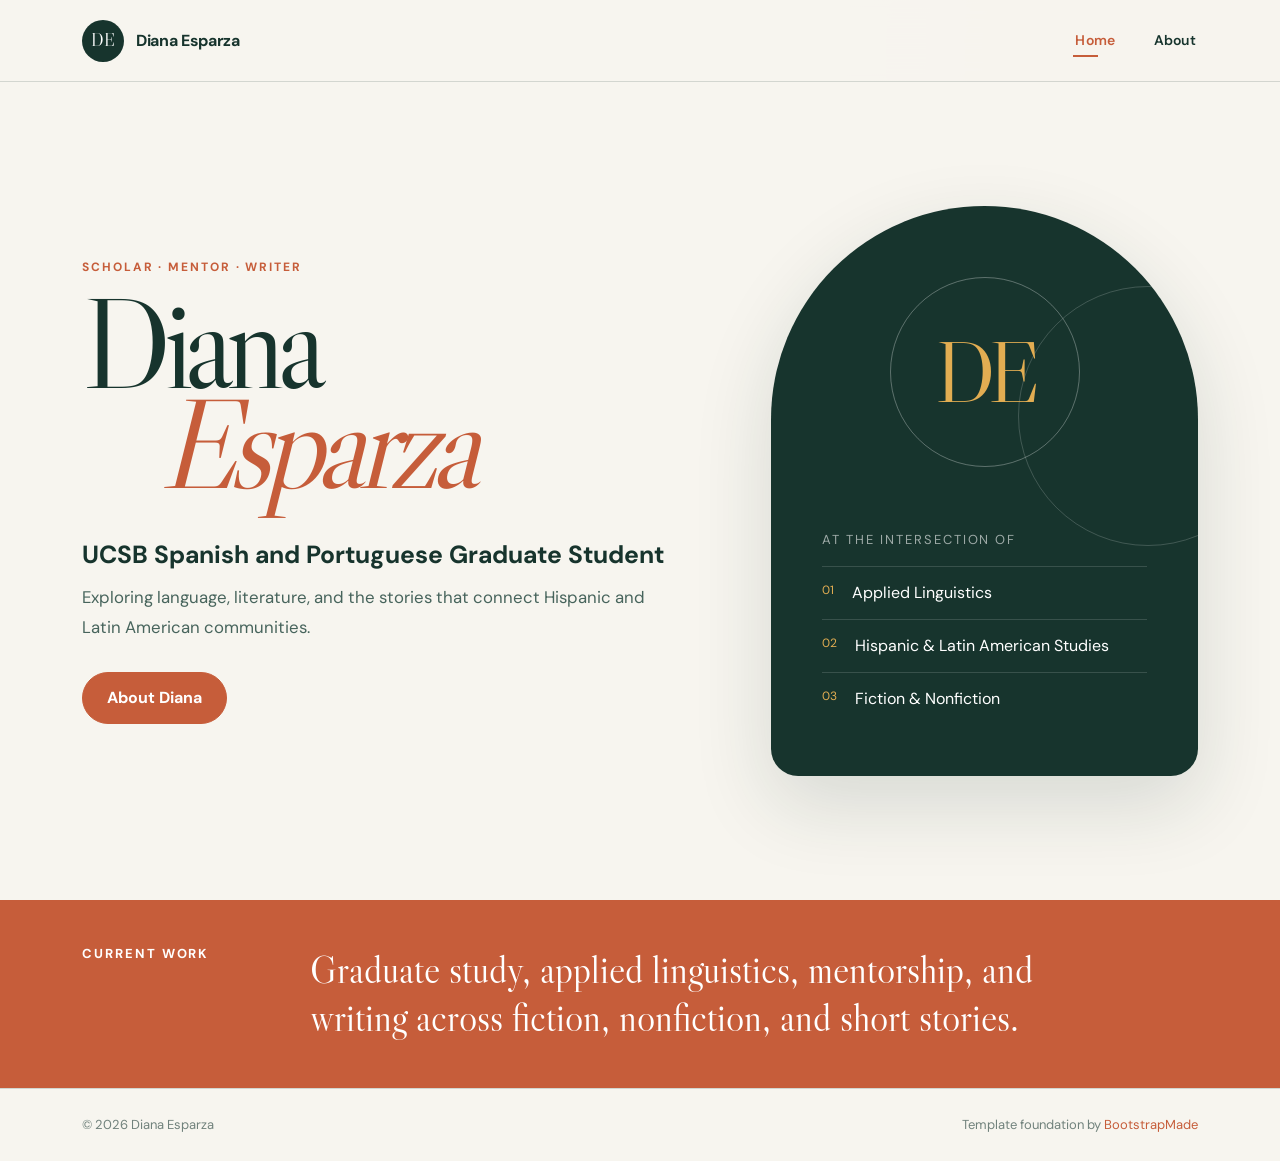
<file: index.html>
<!DOCTYPE html>
<html lang="en">
<head>
  <meta charset="utf-8">
  <meta name="viewport" content="width=device-width, initial-scale=1">
  <title>Diana Esparza | UCSB Graduate Student</title>
  <meta name="description" content="Diana Esparza is a UCSB Spanish and Portuguese graduate student interested in Hispanic and Latin American Studies, Applied Linguistics, and creative writing.">
  <link href="assets/img/favicon.svg" rel="icon" type="image/svg+xml">
  <link href="https://fonts.googleapis.com" rel="preconnect">
  <link href="https://fonts.gstatic.com" rel="preconnect" crossorigin>
  <link href="https://fonts.googleapis.com/css2?family=DM+Sans:wght@400;500;600;700&amp;family=Libre+Caslon+Display&amp;display=swap" rel="stylesheet">
  <link href="https://cdn.jsdelivr.net/npm/bootstrap@5.3.8/dist/css/bootstrap.min.css" rel="stylesheet">
  <link href="https://cdn.jsdelivr.net/npm/bootstrap-icons@1.13.1/font/bootstrap-icons.min.css" rel="stylesheet">
  <link href="https://cdn.jsdelivr.net/npm/aos@2.3.4/dist/aos.css" rel="stylesheet">
  <link href="assets/css/main.css" rel="stylesheet">
  <link href="assets/css/custom.css" rel="stylesheet">
</head>
<body class="index-page diana-site">
  <header id="header" class="header d-flex align-items-center sticky-top">
    <div class="container position-relative d-flex align-items-center justify-content-between">
      <a href="index.html" class="site-brand" aria-label="Diana Esparza home"><span class="brand-mark">DE</span><span>Diana Esparza</span></a>
      <nav id="navmenu" class="navmenu" aria-label="Main navigation">
        <ul>
          <li><a href="index.html" class="active">Home</a></li>
          <li><a href="about.html">About</a></li>
        </ul>
        <i class="mobile-nav-toggle d-xl-none bi bi-list" aria-label="Open navigation"></i>
      </nav>
    </div>
  </header>

  <main class="main">
    <section class="personal-hero">
      <div class="container">
        <div class="hero-grid">
          <div class="hero-copy" data-aos="fade-up">
            <p class="eyebrow">Scholar · Mentor · Writer</p>
            <h1>Diana<br><span>Esparza</span></h1>
            <p class="hero-title">UCSB Spanish and Portuguese Graduate Student</p>
            <p class="hero-intro">Exploring language, literature, and the stories that connect Hispanic and Latin American communities.</p>
            <div class="hero-actions">
              <a href="about.html" class="btn btn-primary">About Diana</a>
            </div>
          </div>

          <aside class="scholar-card" data-aos="fade-left" data-aos-delay="150" aria-label="Areas of focus">
            <div class="monogram" aria-hidden="true">DE</div>
            <div class="scholar-card-content">
              <p class="card-kicker">At the intersection of</p>
              <ul>
                <li><span>01</span> Applied Linguistics</li>
                <li><span>02</span> Hispanic &amp; Latin American Studies</li>
                <li><span>03</span> Fiction &amp; Nonfiction</li>
              </ul>
            </div>
          </aside>
        </div>
      </div>
    </section>

    <section class="home-note">
      <div class="container">
        <div class="note-grid">
          <p class="note-label">Current work</p>
          <p>Graduate study, applied linguistics, mentorship, and writing across fiction, nonfiction, and short stories.</p>
        </div>
      </div>
    </section>
  </main>

  <footer class="footer">
    <div class="container d-flex flex-column flex-md-row align-items-center justify-content-between gap-3">
      <p>© <span id="current-year"></span> Diana Esparza</p>
      <p class="credits">Template foundation by <a href="https://bootstrapmade.com/">BootstrapMade</a></p>
    </div>
  </footer>

  <a href="#" id="scroll-top" class="scroll-top d-flex align-items-center justify-content-center"><i class="bi bi-arrow-up-short"></i></a>
  <script src="https://cdn.jsdelivr.net/npm/bootstrap@5.3.8/dist/js/bootstrap.bundle.min.js"></script>
  <script src="https://cdn.jsdelivr.net/npm/aos@2.3.4/dist/aos.js"></script>
  <script src="assets/js/main.js"></script>
  <script>document.querySelector('#current-year').textContent = new Date().getFullYear();</script>
</body>
</html>
</file>
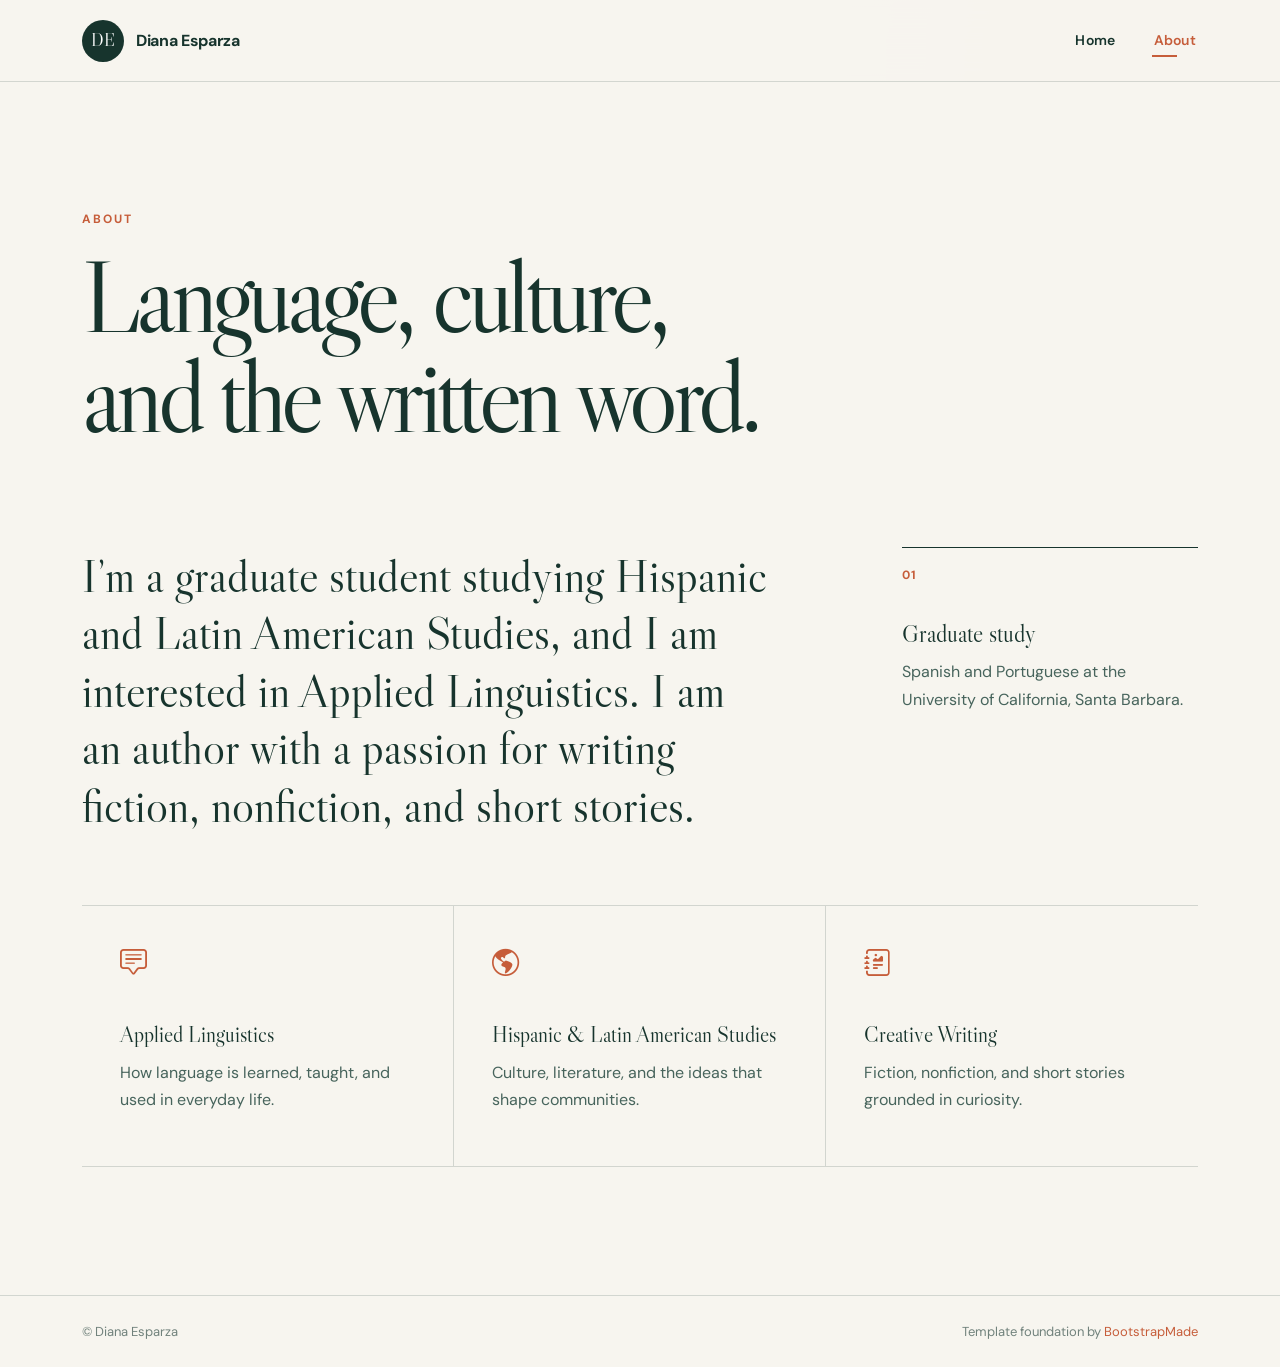
<file: about.html>
<!DOCTYPE html>
<html lang="en">
<head>
  <meta charset="utf-8">
  <meta name="viewport" content="width=device-width, initial-scale=1">
  <title>About | Diana Esparza</title>
  <meta name="description" content="About Diana Esparza, a UCSB graduate student, Applied Linguistics scholar, and author.">
  <link href="assets/img/favicon.svg" rel="icon" type="image/svg+xml">
  <link href="https://fonts.googleapis.com" rel="preconnect">
  <link href="https://fonts.gstatic.com" rel="preconnect" crossorigin>
  <link href="https://fonts.googleapis.com/css2?family=DM+Sans:wght@400;500;600;700&amp;family=Libre+Caslon+Display&amp;display=swap" rel="stylesheet">
  <link href="https://cdn.jsdelivr.net/npm/bootstrap@5.3.8/dist/css/bootstrap.min.css" rel="stylesheet">
  <link href="https://cdn.jsdelivr.net/npm/bootstrap-icons@1.13.1/font/bootstrap-icons.min.css" rel="stylesheet">
  <link href="https://cdn.jsdelivr.net/npm/aos@2.3.4/dist/aos.css" rel="stylesheet">
  <link href="assets/css/main.css" rel="stylesheet">
  <link href="assets/css/custom.css" rel="stylesheet">
</head>
<body class="diana-site inner-page">
  <header id="header" class="header d-flex align-items-center sticky-top">
    <div class="container position-relative d-flex align-items-center justify-content-between">
      <a href="index.html" class="site-brand"><span class="brand-mark">DE</span><span>Diana Esparza</span></a>
      <nav id="navmenu" class="navmenu" aria-label="Main navigation">
        <ul>
          <li><a href="index.html">Home</a></li>
          <li><a href="about.html" class="active">About</a></li>
        </ul>
        <i class="mobile-nav-toggle d-xl-none bi bi-list" aria-label="Open navigation"></i>
      </nav>
    </div>
  </header>

  <main class="main">
    <section class="editorial-page">
      <div class="container">
        <div class="page-heading" data-aos="fade-up">
          <p class="eyebrow">About</p>
          <h1>Language, culture,<br>and the written word.</h1>
        </div>

        <div class="about-layout">
          <div class="about-statement" data-aos="fade-up" data-aos-delay="100">
            <p>I’m a graduate student studying Hispanic and Latin American Studies, and I am interested in Applied Linguistics. I am an author with a passion for writing fiction, nonfiction, and short stories.</p>
          </div>
          <aside class="about-aside" data-aos="fade-up" data-aos-delay="180">
            <span class="aside-number">01</span>
            <h2>Graduate study</h2>
            <p>Spanish and Portuguese at the University of California, Santa Barbara.</p>
          </aside>
        </div>

        <div class="focus-grid" data-aos="fade-up" data-aos-delay="220">
          <article><i class="bi bi-chat-square-text"></i><h3>Applied Linguistics</h3><p>How language is learned, taught, and used in everyday life.</p></article>
          <article><i class="bi bi-globe-americas"></i><h3>Hispanic &amp; Latin American Studies</h3><p>Culture, literature, and the ideas that shape communities.</p></article>
          <article><i class="bi bi-journal-richtext"></i><h3>Creative Writing</h3><p>Fiction, nonfiction, and short stories grounded in curiosity.</p></article>
        </div>
      </div>
    </section>
  </main>

  <footer class="footer"><div class="container d-flex flex-column flex-md-row align-items-center justify-content-between gap-3"><p>© Diana Esparza</p><p class="credits">Template foundation by <a href="https://bootstrapmade.com/">BootstrapMade</a></p></div></footer>
  <a href="#" id="scroll-top" class="scroll-top d-flex align-items-center justify-content-center"><i class="bi bi-arrow-up-short"></i></a>
  <script src="https://cdn.jsdelivr.net/npm/bootstrap@5.3.8/dist/js/bootstrap.bundle.min.js"></script>
  <script src="https://cdn.jsdelivr.net/npm/aos@2.3.4/dist/aos.js"></script>
  <script src="assets/js/main.js"></script>
</body>
</html>
</file>
<file: assets/css/custom.css>
/* Diana Esparza — personal site and secure attendance UI */
:root {
  --ink: #17342d;
  --ink-soft: #47645c;
  --paper: #f7f5ef;
  --paper-deep: #eee9de;
  --terracotta: #c65d3a;
  --terracotta-dark: #974126;
  --gold: #e2ad52;
  --forest: #17342d;
  --line: rgba(23, 52, 45, 0.16);
  --shadow: 0 28px 80px rgba(23, 52, 45, 0.14);
  --background-color: var(--paper);
  --default-color: var(--ink-soft);
  --heading-color: var(--ink);
  --accent-color: var(--terracotta);
  --surface-color: #ffffff;
  --contrast-color: #ffffff;
  --nav-color: var(--ink);
  --nav-hover-color: var(--terracotta);
  --nav-mobile-background-color: var(--paper);
  --nav-dropdown-background-color: #ffffff;
  --nav-dropdown-color: var(--ink);
  --nav-dropdown-hover-color: var(--terracotta);
  --default-font: "DM Sans", system-ui, sans-serif;
  --heading-font: "Libre Caslon Display", Georgia, serif;
  --nav-font: "DM Sans", system-ui, sans-serif;
}

* { box-sizing: border-box; }

body.diana-site,
body.checkin-page {
  background:
    radial-gradient(circle at 92% 5%, rgba(226, 173, 82, 0.12), transparent 22rem),
    var(--paper);
  color: var(--ink-soft);
  font-family: var(--default-font);
  font-size: 16px;
}

.diana-site .header {
  min-height: 82px;
  padding: 12px 0;
  background: rgba(247, 245, 239, 0.92);
  border-bottom: 1px solid var(--line);
  backdrop-filter: blur(16px);
}

.site-brand,
.checkin-brand {
  display: inline-flex;
  align-items: center;
  gap: 12px;
  color: var(--ink);
  font-weight: 700;
  letter-spacing: -0.02em;
}

.site-brand:hover,
.checkin-brand:hover { color: var(--terracotta); }

.brand-mark {
  display: grid;
  place-items: center;
  width: 42px;
  height: 42px;
  border-radius: 50%;
  background: var(--ink);
  color: #fff;
  font-family: var(--heading-font);
  font-size: 18px;
  font-weight: 400;
}

@media (min-width: 1200px) {
  .diana-site .navmenu > ul > li { padding: 15px 0 15px 34px; }
.diana-site .navmenu a { font-size: 14px; font-weight: 600; letter-spacing: 0.02em; }
}

.site-account { position: relative; }
.site-brand { border: 0; background: transparent; cursor: pointer; }
.account-popover { position: absolute; top: calc(100% + 12px); left: 0; z-index: 20; min-width: 190px; padding: 8px; border: 1px solid var(--line); border-radius: 14px; background: #fff; box-shadow: 0 14px 35px rgba(23,52,45,.12); }
.account-popover button { display: block; width: 100%; padding: 10px 11px; border: 0; border-radius: 9px; background: transparent; color: var(--ink); font-size: 13px; text-align: left; }
.account-popover button:hover,.account-popover button:focus { background: #f2f4f0; }
.account-popover i { margin-right: 7px; color: var(--terracotta); }
.account-settings { margin: 0 0 24px; padding: 25px 28px; }
.account-settings-grid { display: grid; grid-template-columns: repeat(2, minmax(0,1fr)); gap: 24px; margin-top: 18px; }
.account-settings-grid #public-url-form { grid-column: 1 / -1; padding-top: 20px; border-top: 1px solid var(--line); }
.account-settings-drive { margin-top: 24px; padding-top: 24px; border-top: 1px solid var(--line); }
.account-settings h3 { margin: 0; color: var(--ink); font-size: 1.2rem; }
.account-settings .btn { min-height: 45px; margin-top: 16px; }
.limited-staff-view .staff-dashboard { padding-top: 44px; }
.limited-staff-view .dashboard-topbar { margin-bottom: 24px; }
.limited-staff-view .dashboard-topbar h1 { font-size: clamp(2.8rem, 6vw, 4.6rem); }
.limited-staff-view .dashboard-grid { grid-template-columns: minmax(300px,.8fr) minmax(500px,1.2fr); }

.eyebrow {
  margin: 0 0 18px;
  color: var(--terracotta);
  font-size: 13px;
  font-weight: 700;
  letter-spacing: 0.18em;
  text-transform: uppercase;
}

.personal-hero {
  min-height: calc(100vh - 82px);
  display: grid;
  align-items: center;
  padding: 74px 0;
  overflow: hidden;
}

.hero-grid {
  display: grid;
  grid-template-columns: minmax(0, 1.1fr) minmax(360px, 0.8fr);
  align-items: center;
  gap: clamp(44px, 8vw, 120px);
}

.hero-copy h1 {
  margin: 0;
  color: var(--ink);
  font-family: var(--heading-font);
  font-size: clamp(4.6rem, 10vw, 9rem);
  font-weight: 400;
  line-height: 0.78;
  letter-spacing: -0.065em;
}

.hero-copy h1 span {
  display: inline-block;
  margin-left: clamp(24px, 6vw, 100px);
  color: var(--terracotta);
  font-style: italic;
}

.hero-title {
  max-width: 620px;
  margin: 44px 0 12px;
  color: var(--ink);
  font-size: clamp(1.2rem, 2vw, 1.55rem);
  font-weight: 700;
  line-height: 1.35;
}

.hero-intro {
  max-width: 570px;
  margin: 0;
  font-size: 1.05rem;
  line-height: 1.75;
}

.hero-actions { display: flex; flex-wrap: wrap; gap: 12px; margin-top: 30px; }

.diana-site .btn,
.checkin-page .btn {
  border-radius: 999px;
  padding: 13px 24px;
  font-weight: 700;
  box-shadow: none;
}

.diana-site .btn-primary,
.checkin-page .btn-primary {
  border-color: var(--terracotta);
  background: var(--terracotta);
  color: #fff;
}

.diana-site .btn-primary:hover,
.checkin-page .btn-primary:hover {
  border-color: var(--terracotta-dark);
  background: var(--terracotta-dark);
}

.diana-site .btn-outline {
  border: 1px solid var(--ink);
  color: var(--ink);
}

.diana-site .btn-outline:hover { background: var(--ink); color: #fff; }

.scholar-card {
  position: relative;
  min-height: 570px;
  display: flex;
  flex-direction: column;
  justify-content: space-between;
  padding: clamp(30px, 4vw, 54px);
  overflow: hidden;
  border-radius: 220px 220px 28px 28px;
  background: var(--forest);
  box-shadow: var(--shadow);
}

.scholar-card::after {
  content: "";
  position: absolute;
  right: -80px;
  top: 80px;
  width: 260px;
  height: 260px;
  border: 1px solid rgba(255,255,255,0.18);
  border-radius: 50%;
}

.monogram {
  position: relative;
  z-index: 1;
  display: grid;
  place-items: center;
  width: 190px;
  height: 190px;
  margin: 20px auto 50px;
  border: 1px solid rgba(255,255,255,0.3);
  border-radius: 50%;
  color: var(--gold);
  font-family: var(--heading-font);
  font-size: 5.4rem;
  letter-spacing: -0.08em;
}

.scholar-card-content { position: relative; z-index: 1; }
.card-kicker { color: rgba(255,255,255,0.58); font-size: 13px; letter-spacing: 0.15em; text-transform: uppercase; }
.scholar-card ul { list-style: none; margin: 0; padding: 0; }
.scholar-card li { display: flex; gap: 18px; padding: 14px 0; border-top: 1px solid rgba(255,255,255,0.14); color: #fff; font-size: 1rem; }
.scholar-card li span { color: var(--gold); font-size: 12px; }

.home-note { padding: 46px 0; background: var(--terracotta); color: #fff; }
.note-grid { display: grid; grid-template-columns: 180px minmax(0, 800px); gap: 48px; align-items: start; }
.note-grid p { margin: 0; font-family: var(--heading-font); font-size: clamp(1.5rem, 3vw, 2.4rem); line-height: 1.25; }
.note-grid .note-label { font-family: var(--default-font); font-size: 13px; font-weight: 700; letter-spacing: 0.15em; text-transform: uppercase; }

.editorial-page { min-height: calc(100vh - 160px); padding: clamp(74px, 10vw, 140px) 0; }
.page-heading { max-width: 930px; }
.page-heading h1,
.attendance-heading h1 { margin: 0; font-family: var(--heading-font); font-size: clamp(3.5rem, 8vw, 7.2rem); font-weight: 400; line-height: 0.98; letter-spacing: -0.055em; }
.page-lead { max-width: 680px; margin: 28px 0 0; font-size: 1.15rem; line-height: 1.7; }

.about-layout { display: grid; grid-template-columns: minmax(0, 1.4fr) minmax(280px, 0.6fr); gap: 10vw; margin: 100px 0 70px; }
.about-statement p { margin: 0; color: var(--ink); font-family: var(--heading-font); font-size: clamp(1.8rem, 3.6vw, 3.4rem); line-height: 1.25; }
.about-aside { padding-top: 14px; border-top: 1px solid var(--ink); }
.about-aside .aside-number { color: var(--terracotta); font-size: 12px; font-weight: 700; letter-spacing: 0.1em; }
.about-aside h2 { margin: 34px 0 10px; font-size: 1.5rem; }
.about-aside p { line-height: 1.7; }

.focus-grid { display: grid; grid-template-columns: repeat(3, 1fr); border-top: 1px solid var(--line); border-bottom: 1px solid var(--line); }
.focus-grid article { min-height: 260px; padding: 38px; border-right: 1px solid var(--line); }
.focus-grid article:last-child { border-right: 0; }
.focus-grid i { color: var(--terracotta); font-size: 1.7rem; }
.focus-grid h3 { margin: 38px 0 12px; font-size: 1.35rem; }
.focus-grid p { margin: 0; line-height: 1.65; }

.attendance-console { min-height: calc(100vh - 82px); padding: clamp(54px, 7vw, 92px) 0; }
.attendance-heading { display: grid; grid-template-columns: minmax(0, 1.2fr) minmax(300px, 0.6fr); gap: 8vw; align-items: end; margin-bottom: 52px; }
.attendance-heading h1 { font-size: clamp(3.2rem, 7vw, 6.5rem); }
.attendance-heading > p { margin: 0 0 10px; line-height: 1.75; }
.console-grid { display: grid; grid-template-columns: minmax(320px, 0.76fr) minmax(420px, 1.24fr); gap: 24px; }
.setup-card,
.display-card { border: 1px solid var(--line); border-radius: 24px; background: rgba(255,255,255,0.72); box-shadow: 0 18px 50px rgba(23,52,45,0.07); }
.setup-card { padding: clamp(24px, 4vw, 42px); }
.display-card { min-height: 680px; display: grid; place-items: center; padding: 30px; background: var(--forest); color: #fff; }
.card-heading { display: flex; justify-content: space-between; align-items: center; margin-bottom: 30px; color: var(--ink); font-family: var(--heading-font); font-size: 1.65rem; }
.card-heading i { color: var(--terracotta); }
.setup-card label,
.checkin-form label { display: block; margin: 20px 0 8px; color: var(--ink); font-size: 14px; font-weight: 700; }
.setup-card input,
.checkin-form input { width: 100%; min-height: 50px; padding: 12px 14px; border: 1px solid var(--line); border-radius: 10px; background: #fff; color: var(--ink); font-size: 16px; outline: none; }
.setup-card input:focus,
.checkin-form input:focus { border-color: var(--terracotta); box-shadow: 0 0 0 3px rgba(198,93,58,0.12); }
.field-help { margin: 7px 0 0; color: #6b7c76; font-size: 13px; line-height: 1.45; }
.setup-card .btn { margin-top: 26px; min-height: 52px; }
.admin-message { min-height: 24px; margin-top: 16px; font-size: 14px; }
.admin-message.error { color: #a23025; }
.admin-message.success { color: #23724f; }
.csv-note { display: flex; gap: 12px; align-items: flex-start; margin-top: 24px; padding-top: 22px; border-top: 1px solid var(--line); }
.csv-note i { color: var(--terracotta); font-size: 1.3rem; }
.csv-note strong,
.csv-note span { display: block; }
.csv-note strong { color: var(--ink); font-size: 13px; }
.csv-note span { max-width: 320px; margin-top: 4px; overflow-wrap: anywhere; color: #6b7c76; font-size: 12px; }
.text-button { margin: 14px 0 0 34px; padding: 0; border: 0; background: transparent; color: var(--terracotta); font-size: 13px; font-weight: 700; }

.idle-panel,
.qr-panel { width: 100%; max-width: 520px; text-align: center; }
.qr-placeholder { display: grid; place-items: center; width: 220px; height: 220px; margin: 0 auto 36px; border: 1px dashed rgba(255,255,255,0.32); border-radius: 20px; background: rgba(255,255,255,0.05); }
.qr-placeholder i { color: var(--gold); font-size: 5rem; }
.idle-panel h2 { color: #fff; font-size: 2rem; }
.idle-panel > p { color: rgba(255,255,255,0.66); }
.security-points { display: flex; flex-wrap: wrap; justify-content: center; gap: 9px; margin-top: 28px; }
.security-points span { padding: 8px 11px; border-radius: 999px; background: rgba(255,255,255,0.08); color: rgba(255,255,255,0.76); font-size: 12px; }
.security-points i { color: var(--gold); margin-right: 4px; }
.live-pill { display: inline-flex; align-items: center; gap: 8px; padding: 7px 12px; border: 1px solid rgba(255,255,255,0.18); border-radius: 999px; color: #fff; font-size: 12px; font-weight: 700; text-transform: uppercase; letter-spacing: 0.08em; }
.live-pill span { width: 8px; height: 8px; border-radius: 50%; background: #69d49b; box-shadow: 0 0 0 5px rgba(105,212,155,0.12); }
.active-session-name { margin: 18px 0; color: #fff; font-family: var(--heading-font); font-size: 1.7rem; }
.qr-code { width: min(330px, 100%); margin: 0 auto; padding: 16px; border-radius: 18px; background: #fff; }
.qr-code svg { display: block; width: 100%; height: auto; }
.scan-instruction { margin: 14px 0 20px; color: rgba(255,255,255,0.66); font-size: 14px; }
.timers { display: grid; grid-template-columns: 1fr 1fr; gap: 12px; }
.timers div { padding: 14px; border-radius: 12px; background: rgba(255,255,255,0.08); }
.timers span,
.timers strong { display: block; }
.timers span { color: rgba(255,255,255,0.58); font-size: 12px; }
.timers strong { margin-top: 3px; color: #fff; font-size: 1.25rem; }
.btn-stop { margin-top: 18px; padding: 9px 14px; border: 0; background: transparent; color: #ffb59e; font-size: 13px; font-weight: 700; }
.attendance-disclaimer { max-width: 900px; margin: 24px auto 0; color: #667a73; font-size: 13px; text-align: center; }
.attendance-disclaimer i { color: var(--terracotta); margin-right: 5px; }

.checkin-page { min-height: 100vh; }
.checkin-shell { min-height: 100vh; display: flex; flex-direction: column; align-items: center; padding: 28px 20px 46px; }
.checkin-brand { align-self: flex-start; margin: 0 auto 42px; width: min(100%, 560px); }
.checkin-card { width: min(100%, 560px); margin: auto; padding: clamp(28px, 7vw, 52px); border: 1px solid var(--line); border-radius: 24px; background: rgba(255,255,255,0.9); box-shadow: var(--shadow); }
.checkin-card h1 { margin: 18px 0 8px; font-family: var(--heading-font); font-size: clamp(2.5rem, 10vw, 4.2rem); line-height: 1; }
.checkin-session { margin: 0; color: var(--ink-soft); font-size: 1rem; line-height: 1.65; }
.checkin-status { display: inline-flex; align-items: center; gap: 8px; color: var(--ink); font-size: 12px; font-weight: 700; letter-spacing: 0.08em; text-transform: uppercase; }
.checkin-status span { width: 8px; height: 8px; border-radius: 50%; }
.status-ready span { background: #2ca66f; box-shadow: 0 0 0 5px rgba(44,166,111,0.12); }
.status-closed span { background: var(--terracotta); box-shadow: 0 0 0 5px rgba(198,93,58,0.12); }
.checkin-form { margin-top: 28px; }
.checkin-form .btn { width: 100%; min-height: 52px; margin-top: 26px; }
.checkin-message { margin-top: 18px; padding: 0; border-radius: 10px; font-size: 14px; line-height: 1.5; }
.checkin-message.success,
.checkin-message.error { padding: 12px 14px; }
.checkin-message.success { background: #e9f6ee; color: #17613f; }
.checkin-message.error { background: #fbece7; color: #942e20; }
.privacy-note { margin: 24px 0 0; color: #75857f; font-size: 12px; line-height: 1.55; }

.diana-site .footer { padding: 26px 0; border-top: 1px solid var(--line); background: transparent; }
.diana-site .footer p { margin: 0; color: #71827c; font-size: 13px; }
.diana-site .footer .credits { margin-top: 0; }

@media (max-width: 991px) {
  .hero-grid,
  .attendance-heading,
  .console-grid { grid-template-columns: 1fr; }
  .personal-hero { padding-top: 56px; }
  .scholar-card { min-height: 480px; max-width: 590px; }
  .about-layout { grid-template-columns: 1fr; gap: 50px; margin-top: 70px; }
  .focus-grid { grid-template-columns: 1fr; }
  .focus-grid article { min-height: auto; border-right: 0; border-bottom: 1px solid var(--line); }
  .focus-grid article:last-child { border-bottom: 0; }
  .display-card { min-height: 620px; }
}

@media (max-width: 767px) {
  .diana-site .header { min-height: 72px; }
  .site-brand { font-size: 14px; }
  .brand-mark { width: 38px; height: 38px; font-size: 16px; }
  .personal-hero { min-height: auto; padding: 54px 0 68px; }
  .hero-copy h1 { font-size: clamp(4rem, 21vw, 6.5rem); }
  .hero-copy h1 span { margin-left: 16px; }
  .hero-title { margin-top: 34px; }
  .scholar-card { min-height: 430px; padding: 34px 28px; border-radius: 170px 170px 22px 22px; }
  .monogram { width: 150px; height: 150px; margin-bottom: 34px; font-size: 4.2rem; }
  .note-grid { grid-template-columns: 1fr; gap: 18px; }
  .editorial-page { padding: 68px 0; }
  .page-heading h1 { font-size: clamp(3rem, 15vw, 5rem); }
  .about-statement p { font-size: 1.85rem; }
  .attendance-console { padding: 48px 0; }
  .attendance-heading { gap: 24px; }
  .display-card { min-height: 560px; padding: 24px 16px; }
  .setup-card { padding: 26px 20px; }
  .qr-placeholder { width: 180px; height: 180px; }
  .qr-code { width: min(285px, 100%); }
}

@media (prefers-reduced-motion: reduce) {
  *, *::before, *::after { scroll-behavior: auto !important; transition-duration: 0.01ms !important; animation-duration: 0.01ms !important; animation-iteration-count: 1 !important; }
}

/* Multi-instructor attendance hub */
[hidden] { display: none !important; }
.staff-hub { min-height: calc(100vh - 80px); background: #f4f1e9; }
.staff-auth { min-height: calc(100vh - 80px); display: grid; align-items: center; padding: 72px 0; }
.auth-layout { display: grid; grid-template-columns: minmax(0, 1.1fr) minmax(360px, .68fr); gap: clamp(48px, 9vw, 130px); align-items: center; }
.auth-intro h1 { max-width: 720px; margin: 0; color: var(--ink); font-family: var(--heading-font); font-size: clamp(4rem, 8vw, 7.6rem); font-weight: 400; line-height: .88; letter-spacing: -.055em; }
.auth-intro > p:not(.eyebrow) { max-width: 610px; margin: 28px 0 0; color: var(--ink-soft); font-size: 1.1rem; line-height: 1.75; }
.eyebrow { margin: 0 0 18px; color: var(--terracotta); font-size: 12px; font-weight: 700; letter-spacing: .16em; text-transform: uppercase; }
.auth-features { display: flex; flex-wrap: wrap; gap: 10px; margin-top: 34px; }
.auth-features span { padding: 9px 13px; border: 1px solid var(--line); border-radius: 999px; background: rgba(255,255,255,.55); color: var(--ink); font-size: 12px; font-weight: 600; }
.auth-features i { margin-right: 5px; color: var(--terracotta); }
.auth-card { padding: clamp(28px, 4vw, 46px); border: 1px solid var(--line); border-radius: 28px; background: rgba(255,255,255,.86); box-shadow: 0 25px 70px rgba(23,52,45,.1); }
.setup-notice { display: flex; gap: 12px; margin-bottom: 22px; padding: 14px; border-radius: 14px; background: #f5e8bf; color: #5f4a15; }
.setup-notice i { font-size: 1.25rem; }
.setup-notice strong,.setup-notice span { display: block; }
.setup-notice span { margin-top: 2px; font-size: 12px; line-height: 1.45; }
.server-warning { border: 1px solid #df9b83; background: #fbe9e2; color: #7f2f23; }
.server-warning b { font-weight: 800; }
.auth-tabs { display: grid; grid-template-columns: 1fr 1fr; gap: 4px; margin-bottom: 30px; padding: 4px; border-radius: 999px; background: #ece9e1; }
.auth-tabs button { padding: 10px; border: 0; border-radius: 999px; background: transparent; color: #68766f; font-size: 13px; font-weight: 700; }
.auth-tabs button.active { background: #fff; color: var(--ink); box-shadow: 0 3px 12px rgba(23,52,45,.08); }
.auth-form h2 { margin: 0; color: var(--ink); font-family: var(--heading-font); font-size: 2rem; }
.auth-form > p { margin: 6px 0 22px; color: #718079; font-size: 14px; }
.auth-form label,.workspace-card label { display: block; margin: 16px 0 7px; color: var(--ink); font-size: 13px; font-weight: 700; }
.auth-form input,.auth-form select,.workspace-card input,.workspace-card select { width: 100%; min-height: 48px; padding: 11px 13px; border: 1px solid #cfd4ce; border-radius: 11px; background: #fff; color: var(--ink); font-size: 15px; outline: none; }
.auth-form input:focus,.auth-form select:focus,.workspace-card input:focus,.workspace-card select:focus { border-color: var(--terracotta); box-shadow: 0 0 0 3px rgba(198,93,58,.12); }
.auth-form .btn { min-height: 50px; margin-top: 24px; }
.form-message { min-height: 22px; margin-top: 13px; color: #6b7973; font-size: 13px; line-height: 1.5; }
.form-message.error { color: #9b3426; }
.form-message.success { color: #1c7651; }

.staff-dashboard { padding: 58px 0 90px; }
.dashboard-topbar { display: flex; justify-content: space-between; gap: 30px; align-items: flex-start; margin-bottom: 30px; }
.dashboard-topbar h1 { margin: 0; color: var(--ink); font-family: var(--heading-font); font-size: clamp(3rem, 6vw, 5.3rem); font-weight: 400; letter-spacing: -.045em; line-height: 1; }
.dashboard-topbar > div > p:last-child { margin: 12px 0 0; color: #687970; }
.account-menu { display: flex; gap: 16px; align-items: center; padding-top: 20px; white-space: nowrap; }
.role-pill { padding: 7px 11px; border-radius: 999px; background: var(--forest); color: #fff; font-size: 11px; font-weight: 700; letter-spacing: .08em; text-transform: uppercase; }
.account-menu .text-button { margin: 0; }
.drive-alert { display: grid; grid-template-columns: auto 1fr auto; gap: 15px; align-items: center; margin-bottom: 24px; padding: 16px 20px; border: 1px solid #e5c879; border-radius: 16px; background: #fbf2d6; color: #654f17; }
.drive-alert > i { font-size: 1.35rem; }
.drive-alert strong,.drive-alert span { display: block; }
.drive-alert span { margin-top: 2px; font-size: 12px; }
.drive-alert a { color: #654f17; font-size: 12px; font-weight: 700; }
.summary-grid { display: grid; grid-template-columns: repeat(2, 1fr); gap: 14px; margin-bottom: 24px; }
.summary-grid article { position: relative; min-height: 128px; padding: 22px; overflow: hidden; border: 1px solid var(--line); border-radius: 18px; background: rgba(255,255,255,.75); }
.summary-grid span,.summary-grid strong { display: block; }
.summary-grid span { color: #718079; font-size: 12px; font-weight: 700; text-transform: uppercase; letter-spacing: .06em; }
.summary-grid strong { margin-top: 13px; color: var(--ink); font-family: var(--heading-font); font-size: 2.1rem; font-weight: 400; }
.summary-grid strong.connected { color: #1d7854; font-family: var(--default-font); font-size: 1.15rem; font-weight: 700; }
.summary-grid i { position: absolute; right: 18px; bottom: 16px; color: rgba(198,93,58,.22); font-size: 2.1rem; }
.dashboard-grid { display: grid; grid-template-columns: minmax(300px,.66fr) minmax(500px,1.34fr); gap: 24px; align-items: start; }
.workspace-card { border: 1px solid var(--line); border-radius: 22px; background: rgba(255,255,255,.78); box-shadow: 0 16px 45px rgba(23,52,45,.055); }
.start-card,.admin-card { padding: 28px; }
.workspace-heading { display: flex; justify-content: space-between; gap: 18px; align-items: flex-start; }
.workspace-heading p { margin: 0 0 3px; color: var(--terracotta); font-size: 11px; font-weight: 700; letter-spacing: .12em; text-transform: uppercase; }
.workspace-heading h2,.workspace-heading h3 { margin: 0; color: var(--ink); font-family: var(--heading-font); font-weight: 400; }
.workspace-heading h2 { font-size: 2rem; }
.workspace-heading h3 { font-size: 1.65rem; }
.workspace-heading > i { color: var(--terracotta); font-size: 1.6rem; }
.start-card .btn,.admin-card .btn { min-height: 49px; margin-top: 22px; }
.live-card { overflow: hidden; background: rgba(255,255,255,.78); color: var(--ink); }
.live-card > .workspace-heading { padding: 28px 28px 0; }
.live-card .workspace-heading h2 { color: var(--ink); }
.live-card .workspace-heading p { color: var(--terracotta); }
.count-badge { display: grid; place-items: center; width: 34px; height: 34px; border-radius: 50%; background: var(--forest); color: #fff; font-weight: 700; }
.active-sessions { padding: 22px; }
.empty-workspace { display: grid; place-items: center; min-height: 250px; text-align: center; }
.empty-workspace i { color: var(--terracotta); font-size: 4rem; opacity: .75; }
.empty-workspace h3 { margin: 8px 0 0; color: var(--ink); font-size: 1.35rem; }
.empty-workspace p { margin: 4px 0 0; color: #7b8984; font-size: 13px; }
.live-session { padding: 20px; border: 1px solid var(--line); border-radius: 18px; background: #f7f8f5; }
.live-session + .live-session { margin-top: 16px; }
.live-session-head { display: flex; justify-content: space-between; gap: 16px; align-items: flex-start; }
.live-session-head h3 { margin: 8px 0 2px; color: var(--ink); font-size: 1.15rem; }
.live-session-head p { margin: 0; color: #718079; font-size: 12px; }
.live-dot { display: inline-flex; align-items: center; gap: 5px; color: #7edaae; font-size: 10px; font-weight: 800; letter-spacing: .1em; text-transform: uppercase; }
.live-dot::before { content: ''; width: 7px; height: 7px; border-radius: 50%; background: #69d49b; box-shadow: 0 0 0 4px rgba(105,212,155,.13); }
.stop-session { padding: 7px 10px; border: 1px solid #d8c0b8; border-radius: 999px; background: transparent; color: var(--terracotta); font-size: 11px; font-weight: 700; }
.live-session-actions { display: flex; gap: 8px; align-items: center; }
.fullscreen-session { padding: 7px 10px; border: 1px solid var(--line); border-radius: 999px; background: #fff; color: var(--ink); font-size: 11px; font-weight: 700; }
.live-session-body { display: grid; grid-template-columns: minmax(170px,240px) 1fr; gap: 18px; align-items: center; margin-top: 18px; }
.session-qr { padding: 10px; border-radius: 13px; background: #fff; }
.session-qr svg { display: block; width: 100%; height: auto; }
.session-details { display: grid; grid-template-columns: 1fr 1fr; gap: 9px; }
.session-details div { padding: 12px; border-radius: 11px; background: #fff; }
.session-details span,.session-details strong { display: block; }
.session-details span { color: #718079; font-size: 10px; }
.session-details strong { margin-top: 3px; color: var(--ink); font-size: 1.1rem; }
.scan-note { margin: 14px 0 0; color: #718079; font-size: 11px; text-align: center; }
.live-session:fullscreen { display: grid; place-items: center; width: 100vw; height: 100vh; margin: 0; padding: 6vh 6vw; border: 0; border-radius: 0; background: #fff; }
.live-session:fullscreen .live-session-head { position: absolute; inset: 24px 28px auto; justify-content: flex-end; }
.live-session:fullscreen .live-session-head > div:first-child,
.live-session:fullscreen .stop-session,
.live-session:fullscreen .session-details,
.live-session:fullscreen .scan-note { display: none; }
.live-session:fullscreen .fullscreen-session { padding: 10px 14px; border-color: #cfd4ce; font-size: 13px; }
.live-session:fullscreen .live-session-body { display: block; width: 100%; margin: 0; }
.live-session:fullscreen .session-qr { width: min(82vmin, 900px); margin: auto; padding: 22px; border-radius: 18px; box-shadow: 0 18px 50px rgba(23,52,45,.12); }
.qr-fullscreen { position: fixed; inset: 0; z-index: 2000; display: grid; place-items: center; overflow: auto; width: 100vw; height: 100vh; padding: clamp(22px, 5vw, 72px); background: radial-gradient(circle at 15% 15%, rgba(216,163,91,.22), transparent 28%), radial-gradient(circle at 88% 84%, rgba(198,93,58,.2), transparent 26%), #17342d; }
.qr-fullscreen[hidden] { display: none; }
.qr-fullscreen-panel { width: min(1100px, 100%); min-height: min(92vh, 900px); display: grid; place-items: center; align-content: center; gap: 24px; padding: clamp(28px, 5vw, 68px); border: 1px solid rgba(255,255,255,.2); border-radius: 30px; background: rgba(255,255,255,.98); box-shadow: 0 28px 80px rgba(0,0,0,.24); text-align: center; }
.qr-fullscreen-header { display: flex; width: 100%; justify-content: space-between; gap: 24px; align-items: flex-start; text-align: left; }
.qr-fullscreen-header h2 { margin: 8px 0 2px; color: var(--ink); font-family: var(--heading-font); font-size: clamp(2rem, 5vw, 4.4rem); font-weight: 400; line-height: .95; }
.qr-fullscreen-header p { margin: 8px 0 0; color: #718079; font-size: 14px; }
.qr-fullscreen-header .live-dot { color: #1c7651; }
.qr-fullscreen-header button { flex: 0 0 auto; padding: 10px 14px; border: 1px solid #d7c1b9; border-radius: 999px; background: #fff; color: var(--terracotta); font-size: 12px; font-weight: 700; }
.qr-fullscreen-code { width: min(62vmin, 560px); padding: clamp(16px, 2.4vw, 28px); border: 8px solid #f3eee7; border-radius: 24px; background: #fff; box-shadow: 0 18px 46px rgba(23,52,45,.14); }
.qr-fullscreen-code svg { display: block; width: 100%; height: auto; }
.qr-fullscreen-note { max-width: 520px; margin: 0; color: #687970; font-size: 15px; }
.qr-fullscreen-status { display: flex; flex-wrap: wrap; justify-content: center; gap: 10px; }
.qr-fullscreen-status span { padding: 10px 14px; border-radius: 999px; background: #edf2ee; color: #687970; font-size: 13px; }
.qr-fullscreen-status strong { color: var(--ink); font-size: 1.05rem; }
.records-card { margin-top: 24px; padding: 28px; }
.save-note { color: #72817b; font-size: 12px; }
.save-note i { margin-right: 5px; color: #1f7f58; }
.table-wrap { margin: 22px -6px 0; overflow-x: auto; }
.records-table { width: 100%; min-width: 820px; border-collapse: collapse; }
.records-table th { padding: 11px 12px; border-bottom: 1px solid var(--line); color: #718079; font-size: 10px; letter-spacing: .08em; text-align: left; text-transform: uppercase; }
.records-table td { padding: 15px 12px; border-bottom: 1px solid #ebe9e2; color: #41514b; font-size: 13px; }
.records-table tbody tr:last-child td { border-bottom: 0; }
.valid-count { color: #1c7651; font-weight: 800; }
.status-chip { padding: 5px 8px; border-radius: 999px; background: #ecece8; color: #68746f; font-size: 10px; font-weight: 700; text-transform: uppercase; }
.status-chip.open { background: #def2e7; color: #1c6f4d; }
.download-link { color: var(--terracotta); font-size: 12px; font-weight: 700; white-space: nowrap; }
.empty-row { padding: 30px 0 4px; color: #7b8984; font-size: 13px; text-align: center; }
.professor-tools { margin-top: 74px; }
.drive-tools { margin-top: 24px; }
.section-heading { max-width: 670px; margin-bottom: 28px; }
.section-heading h2 { margin: 0; color: var(--ink); font-family: var(--heading-font); font-size: clamp(2.5rem,5vw,4rem); font-weight: 400; }
.section-heading > p:last-child { margin: 10px 0 0; color: #687970; }
.admin-grid { display: grid; grid-template-columns: repeat(2,1fr); gap: 24px; align-items: start; }
.assignment-actions { display: grid; grid-template-columns: 1fr 1fr; gap: 10px; }
.team-list { max-height: 235px; margin-top: 22px; overflow: auto; border-top: 1px solid var(--line); }
.team-member { display: flex; gap: 11px; align-items: center; padding: 12px 2px; border-bottom: 1px solid #ebe9e2; }
.team-avatar { display: grid; place-items: center; flex: 0 0 34px; height: 34px; border-radius: 50%; background: var(--forest); color: #fff; font-size: 12px; font-weight: 700; }
.team-member strong,.team-member small { display: block; }
.team-member strong { color: var(--ink); font-size: 13px; }
.team-member small { margin-top: 2px; color: #7a8882; font-size: 11px; }
.connection-status { display: flex; gap: 8px; align-items: center; margin: 20px 0 13px; color: #8e4132; font-size: 13px; }
.connection-status span { width: 9px; height: 9px; border-radius: 50%; background: #c65d3a; box-shadow: 0 0 0 5px rgba(198,93,58,.1); }
.connection-status.connected { color: #1c7651; }
.connection-status.connected span { background: #2ca66f; box-shadow: 0 0 0 5px rgba(44,166,111,.1); }
.drive-card > p { color: #687970; font-size: 13px; line-height: 1.6; }
.drive-link { display: inline-block; margin-top: 17px; color: var(--terracotta); font-size: 12px; font-weight: 700; }
.toast-message { position: fixed; right: 22px; bottom: 22px; z-index: 10; min-height: 0; max-width: 380px; margin: 0; padding: 0; border-radius: 12px; background: var(--ink); color: #fff; box-shadow: var(--shadow); }
.toast-message:not(:empty) { padding: 13px 17px; }
.toast-message.error { background: #8e3529; color: #fff; }

@media (max-width: 1100px) {
  .dashboard-grid { grid-template-columns: 1fr; }
  .start-card { max-width: none; }
}

@media (max-width: 991px) {
  .auth-layout { grid-template-columns: 1fr; }
  .auth-intro { text-align: center; }
  .auth-intro h1,.auth-intro > p:not(.eyebrow) { margin-left: auto; margin-right: auto; }
  .auth-features { justify-content: center; }
  .auth-card { width: min(100%,600px); margin: auto; }
  .summary-grid { grid-template-columns: repeat(2,1fr); }
}

@media (max-width: 767px) {
  .staff-auth,.staff-dashboard { padding: 46px 0 65px; }
  .auth-intro h1 { font-size: clamp(3.4rem,17vw,5rem); }
  .dashboard-topbar { display: block; }
  .dashboard-topbar h1 { font-size: 3.2rem; }
  .account-menu { justify-content: space-between; padding-top: 22px; }
  .drive-alert { grid-template-columns: auto 1fr; }
  .drive-alert a { grid-column: 2; }
  .summary-grid { gap: 10px; }
  .summary-grid article { min-height: 112px; padding: 17px; }
  .summary-grid strong { font-size: 1.8rem; }
  .live-card > .workspace-heading { padding: 22px 20px 0; }
  .active-sessions { padding: 16px; }
  .live-session { padding: 16px; }
  .live-session-body { grid-template-columns: 1fr; }
  .session-qr { max-width: 280px; margin: auto; }
  .records-card { padding: 22px 18px; }
  .records-card .workspace-heading { display: block; }
  .save-note { display: block; margin-top: 8px; }
  .admin-grid { grid-template-columns: 1fr; }
  .account-settings-grid { grid-template-columns: 1fr; }
  .professor-tools { margin-top: 56px; }
}
</file>
<file: assets/css/main.css>
/**
* Template Name: FolioOne
* Template URL: https://bootstrapmade.com/folioone-bootstrap-portfolio-website-template/
* Updated: Aug 23 2025 with Bootstrap v5.3.7
* Author: BootstrapMade.com
* License: https://bootstrapmade.com/license/
*/

/*--------------------------------------------------------------
# Font & Color Variables
# Help: https://bootstrapmade.com/color-system/
--------------------------------------------------------------*/
/* Fonts */
:root {
  --default-font: "Roboto",  system-ui, -apple-system, "Segoe UI", Roboto, "Helvetica Neue", Arial, "Noto Sans", "Liberation Sans", sans-serif, "Apple Color Emoji", "Segoe UI Emoji", "Segoe UI Symbol", "Noto Color Emoji";
  --heading-font: "Raleway",  sans-serif;
  --nav-font: "Poppins",  sans-serif;
}

/* Global Colors - The following color variables are used throughout the website. Updating them here will change the color scheme of the entire website */
:root { 
  --background-color: #101a20; /* Background color for the entire website, including individual sections */
  --default-color: #e7f2f7; /* Default color used for the majority of the text content across the entire website */
  --heading-color: #ffffff; /* Color for headings, subheadings and title throughout the website */
  --accent-color: #1387c1; /* Accent color that represents your brand on the website. It's used for buttons, links, and other elements that need to stand out */
  --surface-color: #141f26; /* The surface color is used as a background of boxed elements within sections, such as cards, icon boxes, or other elements that require a visual separation from the global background. */
  --contrast-color: #ffffff; /* Contrast color for text, ensuring readability against backgrounds of accent, heading, or default colors. */
}

/* Nav Menu Colors - The following color variables are used specifically for the navigation menu. They are separate from the global colors to allow for more customization options */
:root {
  --nav-color: #ffffff;  /* The default color of the main navmenu links */
  --nav-hover-color: #1387c1; /* Applied to main navmenu links when they are hovered over or active */
  --nav-mobile-background-color: #213642; /* Used as the background color for mobile navigation menu */
  --nav-dropdown-background-color: #051117; /* Used as the background color for dropdown items that appear when hovering over primary navigation items */
  --nav-dropdown-color: #e7f2f7; /* Used for navigation links of the dropdown items in the navigation menu. */
  --nav-dropdown-hover-color: #1387c1; /* Similar to --nav-hover-color, this color is applied to dropdown navigation links when they are hovered over. */
}

/* Color Presets - These classes override global colors when applied to any section or element, providing reuse of the sam color scheme. */

.light-background {
  --background-color: #142027;
  --surface-color: #325264;
}

.dark-background {
  --background-color: #0b1419;
  --default-color: #ffffff;
  --heading-color: #ffffff;
  --surface-color: #252525;
  --contrast-color: #ffffff;
}

/* Smooth scroll */
:root {
  scroll-behavior: smooth;
}

/*--------------------------------------------------------------
# General Styling & Shared Classes
--------------------------------------------------------------*/
body {
  color: var(--default-color);
  background-color: var(--background-color);
  font-family: var(--default-font);
}

a {
  color: var(--accent-color);
  text-decoration: none;
  transition: 0.3s;
}

a:hover {
  color: color-mix(in srgb, var(--accent-color), transparent 25%);
  text-decoration: none;
}

h1,
h2,
h3,
h4,
h5,
h6 {
  color: var(--heading-color);
  font-family: var(--heading-font);
}

/* PHP Email Form Messages
------------------------------*/
.php-email-form .error-message {
  display: none;
  background: #df1529;
  color: #ffffff;
  text-align: left;
  padding: 15px;
  margin-bottom: 24px;
  font-weight: 600;
}

.php-email-form .sent-message {
  display: none;
  color: #ffffff;
  background: #059652;
  text-align: center;
  padding: 15px;
  margin-bottom: 24px;
  font-weight: 600;
}

.php-email-form .loading {
  display: none;
  background: var(--surface-color);
  text-align: center;
  padding: 15px;
  margin-bottom: 24px;
}

.php-email-form .loading:before {
  content: "";
  display: inline-block;
  border-radius: 50%;
  width: 24px;
  height: 24px;
  margin: 0 10px -6px 0;
  border: 3px solid var(--accent-color);
  border-top-color: var(--surface-color);
  animation: php-email-form-loading 1s linear infinite;
}

@keyframes php-email-form-loading {
  0% {
    transform: rotate(0deg);
  }

  100% {
    transform: rotate(360deg);
  }
}

/*--------------------------------------------------------------
# Global Header
--------------------------------------------------------------*/
.header {
  --background-color: rgba(255, 255, 255, 0);
  color: var(--default-color);
  background-color: var(--background-color);
  padding: 15px 0;
  transition: all 0.5s;
  z-index: 997;
  border-bottom: 1px solid color-mix(in srgb, var(--default-color), transparent 92%);
}

.header .logo {
  line-height: 1;
}

.header .logo img {
  max-height: 36px;
  margin-right: 8px;
}

.header .logo h1 {
  font-size: 32px;
  margin: 0;
  font-weight: 400;
  color: var(--heading-color);
}

.header .header-social-links {
  padding-right: 15px;
}

.header .header-social-links a {
  color: color-mix(in srgb, var(--default-color), transparent 40%);
  padding-left: 6px;
  display: inline-block;
  transition: 0.3s;
  font-size: 16px;
}

.header .header-social-links a:hover {
  color: var(--default-color);
}

.header .header-social-links a i {
  line-height: 0px;
}

@media (max-width: 1200px) {
  .header .logo {
    order: 1;
  }

  .header .header-social-links {
    order: 2;
  }

  .header .navmenu {
    order: 3;
  }
}

/* Global Header on Scroll
------------------------------*/
.scrolled .header {
  --background-color: rgba(16, 26, 32, 0.9);
}

/*--------------------------------------------------------------
# Navigation Menu
--------------------------------------------------------------*/
/* Desktop Navigation */
@media (min-width: 1200px) {
  .navmenu {
    padding: 0;
  }

  .navmenu ul {
    margin: 0;
    padding: 0;
    display: flex;
    list-style: none;
    align-items: center;
  }

  .navmenu li {
    position: relative;
  }

  .navmenu>ul>li {
    white-space: nowrap;
    padding: 15px 28px 15px 0;
  }

  .navmenu>ul>li:last-child {
    padding-right: 0;
  }

  .navmenu a,
  .navmenu a:focus {
    color: var(--nav-color);
    font-size: 15px;
    padding: 0 2px;
    font-family: var(--nav-font);
    font-weight: 400;
    display: flex;
    align-items: center;
    justify-content: space-between;
    white-space: nowrap;
    transition: 0.3s;
    position: relative;
  }

  .navmenu a i,
  .navmenu a:focus i {
    font-size: 12px;
    line-height: 0;
    margin-left: 5px;
    transition: 0.3s;
  }

  .navmenu>ul>li>a:before {
    content: "";
    position: absolute;
    height: 2px;
    bottom: -6px;
    left: 0;
    background-color: var(--nav-hover-color);
    visibility: hidden;
    width: 0px;
    transition: all 0.3s ease-in-out 0s;
  }

  .navmenu a:hover:before,
  .navmenu li:hover>a:before,
  .navmenu .active:before {
    visibility: visible;
    width: 25px;
  }

  .navmenu li:hover>a,
  .navmenu .active,
  .navmenu .active:focus {
    color: var(--nav-hover-color);
  }

  .navmenu .dropdown ul {
    margin: 0;
    padding: 10px 0;
    background: var(--nav-dropdown-background-color);
    display: block;
    position: absolute;
    visibility: hidden;
    left: -5px;
    top: 130%;
    opacity: 0;
    transition: 0.3s;
    border-radius: 4px;
    z-index: 99;
    box-shadow: 0px 0px 30px rgba(0, 0, 0, 0.1);
  }

  .navmenu .dropdown ul li {
    min-width: 200px;
  }

  .navmenu .dropdown ul a {
    padding: 10px 20px;
    font-size: 15px;
    text-transform: none;
    color: var(--nav-dropdown-color);
  }

  .navmenu .dropdown ul a i {
    font-size: 12px;
  }

  .navmenu .dropdown ul a:hover,
  .navmenu .dropdown ul .active:hover,
  .navmenu .dropdown ul li:hover>a {
    color: var(--nav-dropdown-hover-color);
  }

  .navmenu .dropdown:hover>ul {
    opacity: 1;
    top: 100%;
    visibility: visible;
  }

  .navmenu .dropdown .dropdown ul {
    top: 0;
    left: -90%;
    visibility: hidden;
  }

  .navmenu .dropdown .dropdown:hover>ul {
    opacity: 1;
    top: 0;
    left: -100%;
    visibility: visible;
  }
}

/* Mobile Navigation */
@media (max-width: 1199px) {
  .mobile-nav-toggle {
    color: var(--nav-color);
    font-size: 28px;
    line-height: 0;
    margin-right: 10px;
    cursor: pointer;
    transition: color 0.3s;
  }

  .navmenu {
    padding: 0;
    z-index: 9997;
  }

  .navmenu ul {
    display: none;
    list-style: none;
    position: absolute;
    inset: 60px 20px 20px 20px;
    padding: 10px 0;
    margin: 0;
    border-radius: 6px;
    background-color: var(--nav-mobile-background-color);
    border: 1px solid color-mix(in srgb, var(--default-color), transparent 90%);
    box-shadow: none;
    overflow-y: auto;
    transition: 0.3s;
    z-index: 9998;
  }

  .navmenu a,
  .navmenu a:focus {
    color: var(--nav-dropdown-color);
    padding: 10px 20px;
    font-family: var(--nav-font);
    font-size: 17px;
    font-weight: 500;
    display: flex;
    align-items: center;
    justify-content: space-between;
    white-space: nowrap;
    transition: 0.3s;
  }

  .navmenu a i,
  .navmenu a:focus i {
    font-size: 12px;
    line-height: 0;
    margin-left: 5px;
    width: 30px;
    height: 30px;
    display: flex;
    align-items: center;
    justify-content: center;
    border-radius: 50%;
    transition: 0.3s;
    background-color: color-mix(in srgb, var(--accent-color), transparent 90%);
  }

  .navmenu a i:hover,
  .navmenu a:focus i:hover {
    background-color: var(--accent-color);
    color: var(--contrast-color);
  }

  .navmenu a:hover,
  .navmenu .active,
  .navmenu .active:focus {
    color: var(--nav-dropdown-hover-color);
  }

  .navmenu .active i,
  .navmenu .active:focus i {
    background-color: var(--accent-color);
    color: var(--contrast-color);
    transform: rotate(180deg);
  }

  .navmenu .dropdown ul {
    position: static;
    display: none;
    z-index: 99;
    padding: 10px 0;
    margin: 10px 20px;
    background-color: var(--nav-dropdown-background-color);
    transition: all 0.5s ease-in-out;
  }

  .navmenu .dropdown ul ul {
    background-color: rgba(33, 37, 41, 0.1);
  }

  .navmenu .dropdown>.dropdown-active {
    display: block;
    background-color: rgba(33, 37, 41, 0.03);
  }

  .mobile-nav-active {
    overflow: hidden;
  }

  .mobile-nav-active .mobile-nav-toggle {
    color: #fff;
    position: absolute;
    font-size: 32px;
    top: 15px;
    right: 15px;
    margin-right: 0;
    z-index: 9999;
  }

  .mobile-nav-active .navmenu {
    position: fixed;
    overflow: hidden;
    inset: 0;
    background: rgba(33, 37, 41, 0.8);
    transition: 0.3s;
  }

  .mobile-nav-active .navmenu>ul {
    display: block;
  }
}

/*--------------------------------------------------------------
# Global Footer
--------------------------------------------------------------*/
.footer {
  color: var(--default-color);
  background-color: var(--background-color);
  font-size: 14px;
  padding: 40px 0;
  position: relative;
  border-top: 1px solid color-mix(in srgb, var(--default-color), transparent 92%);
}

.footer .copyright p {
  margin-bottom: 0;
}

.footer .social-links {
  margin-top: 20px;
}

.footer .social-links a {
  display: flex;
  align-items: center;
  justify-content: center;
  width: 40px;
  height: 40px;
  border-radius: 50%;
  border: 1px solid color-mix(in srgb, var(--default-color), transparent 50%);
  font-size: 16px;
  color: color-mix(in srgb, var(--default-color), transparent 50%);
  margin: 0 5px;
  transition: 0.3s;
}

.footer .social-links a:hover {
  color: var(--accent-color);
  border-color: var(--accent-color);
}

.footer .credits {
  margin-top: 10px;
  font-size: 13px;
  text-align: center;
}

/*--------------------------------------------------------------
# Preloader
--------------------------------------------------------------*/
#preloader {
  position: fixed;
  inset: 0;
  z-index: 9999;
  overflow: hidden;
  background-color: var(--background-color);
  transition: all 0.6s ease-out;
  width: 100%;
  height: 100vh;
}

#preloader:before,
#preloader:after {
  content: "";
  position: absolute;
  border: 4px solid var(--accent-color);
  border-radius: 50%;
  animation: animate-preloader 2s cubic-bezier(0, 0.2, 0.8, 1) infinite;
}

#preloader:after {
  animation-delay: -0.5s;
}

@keyframes animate-preloader {
  0% {
    width: 10px;
    height: 10px;
    top: calc(50% - 5px);
    left: calc(50% - 5px);
    opacity: 1;
  }

  100% {
    width: 72px;
    height: 72px;
    top: calc(50% - 36px);
    left: calc(50% - 36px);
    opacity: 0;
  }
}

/*--------------------------------------------------------------
# Scroll Top Button
--------------------------------------------------------------*/
.scroll-top {
  position: fixed;
  visibility: hidden;
  opacity: 0;
  right: 15px;
  bottom: -15px;
  z-index: 99999;
  background-color: var(--accent-color);
  width: 44px;
  height: 44px;
  border-radius: 50px;
  transition: all 0.4s;
}

.scroll-top i {
  font-size: 24px;
  color: var(--contrast-color);
  line-height: 0;
}

.scroll-top:hover {
  background-color: color-mix(in srgb, var(--accent-color), transparent 20%);
  color: var(--contrast-color);
}

.scroll-top.active {
  visibility: visible;
  opacity: 1;
  bottom: 15px;
}

/*--------------------------------------------------------------
# Disable aos animation delay on mobile devices
--------------------------------------------------------------*/
@media screen and (max-width: 768px) {
  [data-aos-delay] {
    transition-delay: 0 !important;
  }
}

/*--------------------------------------------------------------
# Global Page Titles & Breadcrumbs
--------------------------------------------------------------*/
.page-title {
  color: var(--default-color);
  background-color: var(--background-color);
  position: relative;
}

.page-title .heading {
  padding: 80px 0;
  border-top: 1px solid color-mix(in srgb, var(--default-color), transparent 90%);
}

.page-title .heading h1 {
  font-size: 38px;
  font-weight: 700;
}

.page-title nav {
  background-color: color-mix(in srgb, var(--default-color), transparent 96%);
  padding: 20px 0;
}

.page-title nav ol {
  display: flex;
  flex-wrap: wrap;
  list-style: none;
  padding: 0;
  margin: 0;
  font-size: 16px;
  font-weight: 400;
}

.page-title nav ol li+li {
  padding-left: 10px;
}

.page-title nav ol li+li::before {
  content: "/";
  display: inline-block;
  padding-right: 10px;
  color: color-mix(in srgb, var(--default-color), transparent 70%);
}

/*--------------------------------------------------------------
# Global Sections
--------------------------------------------------------------*/
section,
.section {
  color: var(--default-color);
  background-color: var(--background-color);
  padding: 60px 0;
  scroll-margin-top: 100px;
  overflow: clip;
}

@media (max-width: 1199px) {

  section,
  .section {
    scroll-margin-top: 66px;
  }
}

/*--------------------------------------------------------------
# Global Section Titles
--------------------------------------------------------------*/
.section-title {
  text-align: center;
  padding-bottom: 60px;
  position: relative;
}

.section-title h2 {
  font-size: 3.5rem;
  font-weight: 400;
  line-height: 1.2;
  color: var(--heading-color);
  margin-bottom: 1.5rem;
  letter-spacing: -1px;
}

@media (max-width: 768px) {
  .section-title h2 {
    font-size: 2.5rem;
  }
}

.section-title p {
  font-size: 1.125rem;
  line-height: 1.8;
  color: color-mix(in srgb, var(--default-color), transparent 25%);
  max-width: 900px;
  margin: 0 auto;
  text-wrap: balance;
}

/*--------------------------------------------------------------
# Hero Section
--------------------------------------------------------------*/
.hero {
  padding: 80px 0;
  min-height: 100vh;
  display: flex;
  align-items: center;
}

.hero .hero-content h1 {
  font-size: 3.5rem;
  font-weight: 700;
  margin-bottom: 1rem;
  line-height: 1.2;
}

.hero .hero-content h1 .highlight {
  color: var(--accent-color);
  position: relative;
}

.hero .hero-content h1 .highlight::after {
  content: "";
  position: absolute;
  bottom: 0;
  left: 0;
  width: 100%;
  height: 3px;
  background: linear-gradient(90deg, var(--accent-color), color-mix(in srgb, var(--accent-color), transparent 50%));
  border-radius: 2px;
}

@media (max-width: 768px) {
  .hero .hero-content h1 {
    font-size: 2.5rem;
  }
}

.hero .hero-content h2 {
  font-size: 1.5rem;
  font-weight: 400;
  margin-bottom: 2rem;
  color: color-mix(in srgb, var(--default-color), transparent 20%);
}

.hero .hero-content h2 .typed {
  color: var(--accent-color);
  font-weight: 600;
}

@media (max-width: 768px) {
  .hero .hero-content h2 {
    font-size: 1.25rem;
  }
}

.hero .hero-content p {
  font-size: 1.1rem;
  line-height: 1.6;
  margin-bottom: 2.5rem;
  color: color-mix(in srgb, var(--default-color), transparent 30%);
}

.hero .hero-actions {
  display: flex;
  gap: 1rem;
  margin-bottom: 3rem;
}

.hero .hero-actions .btn {
  padding: 12px 30px;
  border-radius: 50px;
  font-weight: 600;
  text-decoration: none;
  transition: all 0.3s ease;
  border: 2px solid;
}

.hero .hero-actions .btn.btn-primary {
  background: var(--accent-color);
  color: var(--contrast-color);
  border-color: var(--accent-color);
}

.hero .hero-actions .btn.btn-primary:hover {
  background: color-mix(in srgb, var(--accent-color), black 15%);
  border-color: color-mix(in srgb, var(--accent-color), black 15%);
  transform: translateY(-2px);
}

.hero .hero-actions .btn.btn-outline {
  background: transparent;
  color: var(--accent-color);
  border-color: var(--accent-color);
}

.hero .hero-actions .btn.btn-outline:hover {
  transform: translateY(-2px);
}

@media (max-width: 576px) {
  .hero .hero-actions {
    flex-direction: column;
  }

  .hero .hero-actions .btn {
    text-align: center;
  }
}

.hero .social-links {
  display: flex;
  gap: 1rem;
}

.hero .social-links a {
  width: 45px;
  height: 45px;
  background: var(--surface-color);
  border-radius: 50%;
  display: flex;
  align-items: center;
  justify-content: center;
  color: var(--default-color);
  font-size: 1.2rem;
  transition: all 0.3s ease;
}

.hero .social-links a:hover {
  background: var(--accent-color);
  color: var(--contrast-color);
  transform: translateY(-3px);
  box-shadow: 0 8px 25px color-mix(in srgb, var(--accent-color), transparent 70%);
}

.hero .hero-image {
  position: relative;
}

.hero .hero-image .image-wrapper {
  position: relative;
  max-width: 450px;
  margin: 0 auto;
}

.hero .hero-image .image-wrapper img {
  border-radius: 20px;
  box-shadow: 0 5px 15px color-mix(in srgb, var(--default-color), transparent 95%);
  transition: transform 0.3s ease;
}

.hero .hero-image .image-wrapper img:hover {
  transform: scale(1.02);
}

.hero .hero-image .floating-elements {
  position: absolute;
  top: 0;
  left: 0;
  right: 0;
  bottom: 0;
  pointer-events: none;
}

.hero .hero-image .floating-elements .floating-card {
  position: absolute;
  background: var(--surface-color);
  padding: 15px 20px;
  border-radius: 15px;
  box-shadow: 0 10px 30px color-mix(in srgb, var(--default-color), transparent 90%);
  display: flex;
  align-items: center;
  gap: 10px;
  font-weight: 600;
  animation: float 3s ease-in-out infinite;
}

.hero .hero-image .floating-elements .floating-card i {
  font-size: 1.5rem;
  color: var(--accent-color);
}

.hero .hero-image .floating-elements .floating-card.design {
  top: 10%;
  right: -10%;
  animation-delay: 0s;
}

.hero .hero-image .floating-elements .floating-card.code {
  bottom: 30%;
  left: -15%;
  animation-delay: 1s;
}

.hero .hero-image .floating-elements .floating-card.creativity {
  top: 60%;
  right: -5%;
  animation-delay: 2s;
}

@media (max-width: 992px) {
  .hero .hero-image .floating-elements .floating-card {
    display: none;
  }
}

@keyframes float {

  0%,
  100% {
    transform: translateY(0px);
  }

  50% {
    transform: translateY(-10px);
  }
}

@media (max-width: 992px) {
  .hero .hero-content {
    text-align: center;
    margin-bottom: 3rem;
  }
}

/*--------------------------------------------------------------
# About Section
--------------------------------------------------------------*/
.about .intro-content .eyebrow {
  display: inline-block;
  letter-spacing: 0.12em;
  text-transform: uppercase;
  font-size: 12px;
  color: color-mix(in srgb, var(--default-color), transparent 40%);
  margin-bottom: 16px;
}

.about .intro-content .headline {
  font-family: var(--heading-font);
  font-weight: 300;
  line-height: 1.2;
  font-size: clamp(28px, 4vw, 44px);
  margin: 0 0 24px 0;
}

.about .intro-content .lead {
  font-size: 18px;
  line-height: 1.8;
  color: color-mix(in srgb, var(--default-color), transparent 10%);
  margin-bottom: 24px;
}

.about .intro-content p {
  line-height: 1.8;
  margin-bottom: 24px;
  color: color-mix(in srgb, var(--default-color), transparent 5%);
}

.about .intro-content .cta-group {
  display: flex;
  gap: 24px;
  align-items: center;
  margin-top: 24px;
}

.about .intro-content .cta-group .btn-ghost {
  display: inline-flex;
  align-items: center;
  gap: 8px;
  padding: 12px 18px;
  border-radius: 6px;
  color: var(--accent-color);
  background: color-mix(in srgb, var(--accent-color), transparent 92%);
  border: 1px solid color-mix(in srgb, var(--accent-color), transparent 70%);
  transition: 0.3s ease-in-out;
}

.about .intro-content .cta-group .btn-ghost:hover,
.about .intro-content .cta-group .btn-ghost:focus {
  color: var(--contrast-color);
  background: var(--accent-color);
  border-color: var(--accent-color);
  outline: none;
  box-shadow: 0 0 0 3px color-mix(in srgb, var(--accent-color), transparent 70%);
}

.about .intro-content .cta-group .link-underline {
  display: inline-flex;
  align-items: center;
  gap: 8px;
  position: relative;
  color: var(--accent-color);
  padding-bottom: 4px;
  transition: 0.3s ease-in-out;
}

.about .intro-content .cta-group .link-underline::after {
  content: "";
  position: absolute;
  left: 0;
  right: 0;
  bottom: 0;
  height: 1px;
  background: color-mix(in srgb, var(--accent-color), transparent 40%);
  transform: scaleX(0.4);
  transform-origin: left;
  transition: 0.3s ease-in-out;
}

.about .intro-content .cta-group .link-underline:hover,
.about .intro-content .cta-group .link-underline:focus {
  color: color-mix(in srgb, var(--accent-color), transparent 10%);
  outline: none;
}

.about .intro-content .cta-group .link-underline:hover::after,
.about .intro-content .cta-group .link-underline:focus::after {
  transform: scaleX(1);
}

.about .profile-figure {
  margin: 0;
}

.about .profile-figure .profile-photo {
  width: 88%;
  max-width: 440px;
  border-radius: 18px;
  box-shadow: 0 10px 30px color-mix(in srgb, var(--default-color), transparent 92%);
  transform: translateY(0);
  transition: transform 0.3s ease-in-out;
}

.about .profile-figure .profile-caption {
  margin-top: 24px;
  display: flex;
  align-items: center;
  justify-content: center;
}

.about .profile-figure .profile-caption .meta {
  font-size: 14px;
  color: color-mix(in srgb, var(--default-color), transparent 20%);
}

.about .profile-figure .profile-caption .meta .funfact {
  font-size: 13px;
  margin-top: 4px;
  color: color-mix(in srgb, var(--default-color), transparent 35%);
}

.about .profile-figure:hover .profile-photo {
  transform: translateY(-4px);
}

.about .skill-item {
  padding: 24px;
  border-radius: 6px;
  transition: 0.3s ease-in-out;
  background: color-mix(in srgb, var(--surface-color), var(--accent-color) 2%);
  border: 1px solid color-mix(in srgb, var(--default-color), transparent 88%);
  height: 100%;
}

.about .skill-item i {
  font-size: 24px;
  color: var(--accent-color);
  margin-bottom: 16px;
  display: inline-block;
}

.about .skill-item h3 {
  font-size: 16px;
  margin-bottom: 6px;
  font-weight: 500;
}

.about .skill-item p {
  margin: 0;
  font-size: 14px;
  color: color-mix(in srgb, var(--default-color), transparent 25%);
}

.about .skill-item:hover {
  transform: translateY(-3px);
  border-color: color-mix(in srgb, var(--accent-color), transparent 60%);
  box-shadow: 0 10px 30px color-mix(in srgb, var(--default-color), transparent 92%);
}

.about .timeline-item {
  position: relative;
  padding-left: 26px;
}

.about .timeline-item time {
  display: inline-block;
  font-size: 12px;
  letter-spacing: 0.08em;
  text-transform: uppercase;
  color: color-mix(in srgb, var(--default-color), transparent 45%);
  margin-bottom: 6px;
}

.about .timeline-item h4 {
  font-size: 18px;
  font-weight: 400;
  margin: 0 0 6px;
}

.about .timeline-item p {
  font-size: 14px;
  color: color-mix(in srgb, var(--default-color), transparent 25%);
  margin: 0;
}

.about .timeline-item .dot {
  position: absolute;
  left: 0;
  top: 4px;
  width: 10px;
  height: 10px;
  border-radius: 50%;
  background: var(--accent-color);
  box-shadow: 0 0 0 6px color-mix(in srgb, var(--accent-color), transparent 80%);
}

.about .personal-quote {
  padding: 24px 0;
}

.about .personal-quote p {
  font-family: var(--heading-font);
  font-weight: 300;
  font-size: clamp(20px, 3vw, 28px);
  line-height: 1.5;
  color: color-mix(in srgb, var(--default-color), transparent 5%);
  margin: 0 auto;
  max-width: 800px;
}

.about .fact-pill {
  display: flex;
  align-items: center;
  justify-content: center;
  gap: 10px;
  padding: 10px 14px;
  border-radius: 999px;
  border: 1px solid color-mix(in srgb, var(--default-color), transparent 85%);
  background: var(--surface-color);
  color: color-mix(in srgb, var(--default-color), transparent 10%);
  transition: 0.3s ease-in-out;
}

.about .fact-pill i {
  color: var(--accent-color);
}

.about .fact-pill span {
  font-size: 14px;
}

.about .fact-pill:hover {
  transform: translateY(-2px);
  border-color: color-mix(in srgb, var(--accent-color), transparent 60%);
  box-shadow: 0 10px 30px color-mix(in srgb, var(--default-color), transparent 92%);
}

.about .fact-pill:focus-within {
  box-shadow: 0 0 0 3px color-mix(in srgb, var(--accent-color), transparent 70%);
}

@media (max-width: 992px) {
  .about .profile-figure {
    text-align: center !important;
  }

  .about .profile-figure .profile-photo {
    width: 72%;
  }

  .about .intro-content .cta-group {
    flex-wrap: wrap;
  }
}

@media (max-width: 576px) {
  .about .profile-figure .profile-photo {
    width: 100%;
  }
}

/*--------------------------------------------------------------
# Skills Section
--------------------------------------------------------------*/
.skills .skill-box {
  background-color: var(--surface-color);
  padding: 2rem;
  border-radius: 8px;
  box-shadow: 0 0 20px rgba(0, 0, 0, 0.05);
}

.skills .skill-box h3 {
  font-size: 1.2rem;
  margin-bottom: 1rem;
  font-weight: 600;
}

.skills .skill-box p {
  font-size: 0.9rem;
  margin-bottom: 0.8rem;
  opacity: 0.6;
}

.skills .skill-box .progress {
  background-color: color-mix(in srgb, var(--accent-color), transparent 85%);
  border-radius: 50px;
  height: 8px;
  margin-top: 5px;
  overflow: hidden;
}

.skills .skill-box .progress .progress-bar {
  background-color: var(--accent-color);
  height: 100%;
  position: relative;
  border-radius: 50px;
  transition: 0.9s;
  width: 1px;
}

/*--------------------------------------------------------------
# Stats Section
--------------------------------------------------------------*/
.stats .avatars {
  position: relative;
}

.stats .avatars img {
  width: 60px;
  height: 60px;
  border: 3px solid var(--accent-color);
  margin-right: -15px;
  transition: transform 0.3s ease;
}

.stats .avatars img:hover {
  transform: translateY(-5px);
  z-index: 2;
}

.stats .counters h2 {
  color: var(--heading-color);
  font-size: 48px;
  font-weight: 700;
  margin-bottom: 10px;
}

.stats .counters h2 span {
  display: inline-block;
}

.stats .counters p {
  color: var(--default-color);
  font-size: 18px;
  margin: 0;
  opacity: 0.9;
}

@media (max-width: 991px) {
  .stats .row {
    text-align: center;
  }

  .stats .avatars {
    justify-content: center;
    margin-bottom: 40px;
  }

  .stats .counters h2 {
    font-size: 36px;
  }

  .stats .counters p {
    font-size: 16px;
  }

  .stats .counters .col-md-4 {
    margin-bottom: 30px;
  }

  .stats .counters .col-md-4:last-child {
    margin-bottom: 0;
  }
}

@media (max-width: 576px) {
  .stats {
    padding: 60px 0;
  }

  .stats .avatars {
    flex-wrap: wrap;
    justify-content: center;
  }

  .stats .avatars img {
    margin: 0 -8px;
  }
}

/*--------------------------------------------------------------
# Testimonials Section
--------------------------------------------------------------*/
.testimonials .testimonials-carousel,
.testimonials .testimonials-slider {
  overflow: hidden;
}

.testimonials .testimonial-item .testimonial-content {
  border-left: 3px solid var(--accent-color);
  padding-left: 30px;
}

.testimonials .testimonial-item .testimonial-img {
  border-radius: 50%;
  border: 4px solid var(--background-color);
  margin: 0 auto;
}

.testimonials .testimonial-item h3 {
  font-size: 20px;
  font-weight: bold;
  margin: 10px 0 5px 0;
}

.testimonials .testimonial-item h4 {
  font-size: 14px;
  color: color-mix(in srgb, var(--default-color), transparent 40%);
  margin: 0 0 10px 0;
}

.testimonials .testimonial-item .stars i {
  color: #ffc107;
  margin: 0 1px;
}

.testimonials .testimonial-item .quote-icon-left,
.testimonials .testimonial-item .quote-icon-right {
  color: color-mix(in srgb, var(--accent-color), transparent 50%);
  font-size: 26px;
  line-height: 0;
}

.testimonials .testimonial-item .quote-icon-left {
  display: inline-block;
  left: -5px;
  position: relative;
}

.testimonials .testimonial-item .quote-icon-right {
  display: inline-block;
  right: -5px;
  position: relative;
  top: 10px;
  transform: scale(-1, -1);
}

.testimonials .testimonial-item p {
  font-style: italic;
}

.testimonials .swiper-wrapper {
  height: auto;
}

.testimonials .swiper-pagination {
  margin-top: 30px;
  position: relative;
}

.testimonials .swiper-pagination .swiper-pagination-bullet {
  width: 12px;
  height: 12px;
  background-color: color-mix(in srgb, var(--default-color), transparent 85%);
  opacity: 1;
}

.testimonials .swiper-pagination .swiper-pagination-bullet-active {
  background-color: var(--accent-color);
}

/*--------------------------------------------------------------
# Resume Section
--------------------------------------------------------------*/
.resume .resume-item {
  margin-bottom: 3rem;
}

.resume .resume-item .resume-title {
  font-size: 1.75rem;
  font-weight: 700;
  margin-bottom: 1.5rem;
  padding-bottom: 1.5rem;
  position: relative;
  color: var(--heading-color);
}

.resume .resume-item .resume-title::after {
  content: "";
  position: absolute;
  display: block;
  width: 50px;
  height: 3px;
  background: var(--accent-color);
  bottom: 0;
  left: 0;
}

.resume .resume-item .resume-content {
  padding-left: 1.25rem;
  border-left: 2px solid color-mix(in srgb, var(--accent-color), transparent 85%);
}

.resume .resume-item article {
  position: relative;
  margin-bottom: 2.5rem;
}

.resume .resume-item article::before {
  content: "";
  position: absolute;
  width: 16px;
  height: 16px;
  border-radius: 50%;
  left: -1.8rem;
  top: 0.25rem;
  background: var(--background-color);
  border: 2px solid var(--accent-color);
}

.resume .resume-item article h4 {
  font-size: 1.25rem;
  font-weight: 600;
  margin-bottom: 0.5rem;
  color: var(--heading-color);
}

.resume .resume-item article h5 {
  font-size: 1rem;
  background: color-mix(in srgb, var(--accent-color), transparent 92%);
  padding: 0.375rem 0.75rem;
  display: inline-block;
  font-weight: 600;
  margin: 0.5rem 0;
  color: var(--accent-color);
  border-radius: 4px;
}

.resume .resume-item article .institution,
.resume .resume-item article .company {
  font-size: 1rem;
  margin-bottom: 1rem;
  color: color-mix(in srgb, var(--default-color), transparent 25%);
}

.resume .resume-item article p {
  margin-bottom: 1rem;
}

.resume .resume-item article ul {
  padding-left: 1.25rem;
  margin-bottom: 0;
}

.resume .resume-item article ul li {
  padding-bottom: 0.75rem;
  position: relative;
}

.resume .resume-item article ul li:last-child {
  padding-bottom: 0;
}

.resume .skill-item {
  margin-bottom: 2rem;
}

.resume .skill-item h4 {
  font-size: 1rem;
  font-weight: 600;
  margin-bottom: 0.75rem;
  color: var(--heading-color);
}

.resume .skill-item .progress {
  height: 0.75rem;
  background-color: color-mix(in srgb, var(--accent-color), transparent 92%);
  border-radius: 1rem;
  overflow: visible;
}

.resume .skill-item .progress .progress-bar {
  background-color: var(--accent-color);
  position: relative;
  border-radius: 1rem;
  width: 0;
  transition: width 1s ease;
}

.resume .skill-item .progress .progress-bar::after {
  content: attr(aria-valuenow) "%";
  position: absolute;
  right: 0;
  top: -1.75rem;
  font-size: 0.875rem;
  font-weight: 600;
  color: var(--accent-color);
}

@media (max-width: 991.98px) {
  .resume .resume-item {
    margin-bottom: 2rem;
  }
}

@media (max-width: 767.98px) {
  .resume .resume-content {
    padding-left: 1rem !important;
  }

  .resume article::before {
    left: -2rem !important;
  }
}

/*--------------------------------------------------------------
# Services Section
--------------------------------------------------------------*/
.services .service-item {
  display: flex;
  background-color: var(--surface-color);
  border-radius: 12px;
  padding: 2rem;
  height: 100%;
  position: relative;
  overflow: hidden;
  box-shadow: 0 5px 20px rgba(0, 0, 0, 0.03);
  transition: all 0.4s ease;
}

.services .service-item::before {
  content: "";
  position: absolute;
  left: 0;
  top: 0;
  height: 100%;
  width: 4px;
  background-color: var(--accent-color);
  transform: scaleY(0);
  transform-origin: bottom;
  transition: transform 0.4s cubic-bezier(0.65, 0, 0.35, 1);
}

.services .service-item:hover {
  box-shadow: 0 10px 30px rgba(0, 0, 0, 0.08);
  transform: translateY(-5px);
}

.services .service-item:hover::before {
  transform: scaleY(1);
}

.services .service-item:hover .service-icon {
  background-color: var(--accent-color);
  color: var(--contrast-color);
  transform: rotateY(180deg);
}

.services .service-item:hover .service-icon i {
  transform: rotateY(180deg);
}

.services .service-item:hover .service-link i {
  transform: translateX(5px);
}

.services .service-icon {
  flex-shrink: 0;
  width: 70px;
  height: 70px;
  border-radius: 12px;
  background-color: color-mix(in srgb, var(--accent-color), transparent 90%);
  color: var(--accent-color);
  display: flex;
  align-items: center;
  justify-content: center;
  margin-right: 1.5rem;
  transition: all 0.5s ease;
}

.services .service-icon i {
  font-size: 2rem;
  transition: transform 0.5s ease;
}

.services .service-content {
  flex-grow: 1;
}

.services .service-content h3 {
  font-size: 1.4rem;
  margin-bottom: 1rem;
  font-weight: 700;
  color: var(--heading-color);
}

.services .service-content p {
  margin-bottom: 1.25rem;
  color: color-mix(in srgb, var(--default-color), transparent 20%);
}

.services .service-link {
  display: inline-flex;
  align-items: center;
  color: var(--accent-color);
  font-weight: 600;
  text-decoration: none;
  transition: color 0.3s ease;
}

.services .service-link span {
  margin-right: 0.5rem;
}

.services .service-link i {
  transition: transform 0.3s ease;
}

.services .service-link:hover {
  color: color-mix(in srgb, var(--accent-color), transparent 25%);
}

@media (max-width: 767.98px) {
  .services .service-item {
    padding: 1.5rem;
    margin-bottom: 1rem;
  }

  .services .service-icon {
    width: 60px;
    height: 60px;
    margin-right: 1rem;
  }

  .services .service-icon i {
    font-size: 1.5rem;
  }

  .services .service-content h3 {
    font-size: 1.2rem;
    margin-bottom: 0.75rem;
  }

  .services .service-content p {
    margin-bottom: 1rem;
    font-size: 0.95rem;
  }
}

@media (max-width: 575.98px) {
  .services .service-item {
    flex-direction: column;
    text-align: center;
  }

  .services .service-item::before {
    width: 100%;
    height: 4px;
    transform: scaleX(0);
    transform-origin: left;
  }

  .services .service-item:hover::before {
    transform: scaleX(1);
  }

  .services .service-icon {
    margin-right: 0;
    margin-bottom: 1.25rem;
  }

  .services .service-link {
    justify-content: center;
  }
}

/*--------------------------------------------------------------
# Service Details Section
--------------------------------------------------------------*/
.service-details .service-hero {
  margin-bottom: 4rem;
}

.service-details .service-hero .service-meta {
  display: flex;
  align-items: center;
  gap: 1rem;
  margin-bottom: 1.5rem;
}

.service-details .service-hero .service-meta .service-category {
  background: color-mix(in srgb, var(--accent-color), transparent 85%);
  color: var(--accent-color);
  padding: 0.5rem 1rem;
  border-radius: 20px;
  font-size: 0.85rem;
  font-weight: 500;
  letter-spacing: 0.5px;
}

.service-details .service-hero .service-meta .reading-time {
  color: color-mix(in srgb, var(--default-color), transparent 50%);
  font-size: 0.9rem;
  font-weight: 300;
}

.service-details .service-hero h1 {
  font-size: 3.5rem;
  font-weight: 300;
  line-height: 1.2;
  margin-bottom: 1.5rem;
  color: var(--heading-color);
  letter-spacing: -0.02em;
}

.service-details .service-hero .service-description {
  font-size: 1.25rem;
  line-height: 1.7;
  color: color-mix(in srgb, var(--default-color), transparent 25%);
  font-weight: 300;
  margin: 0;
}

.service-details .service-visual {
  margin-bottom: 4rem;
  overflow: hidden;
  border-radius: 4px;
}

.service-details .service-visual img {
  width: 100%;
  height: 400px;
  object-fit: cover;
  transition: transform 0.5s ease;
}

.service-details .service-visual img:hover {
  transform: scale(1.02);
}

.service-details .service-narrative {
  margin-bottom: 5rem;
}

.service-details .service-narrative h3 {
  font-size: 2rem;
  font-weight: 300;
  margin-bottom: 2rem;
  color: var(--heading-color);
  letter-spacing: -0.01em;
}

.service-details .service-narrative p {
  font-size: 1.1rem;
  line-height: 1.8;
  margin-bottom: 2rem;
  color: var(--default-color);
  font-weight: 300;
}

.service-details .benefits-grid {
  display: grid;
  grid-template-columns: repeat(auto-fit, minmax(280px, 1fr));
  gap: 2.5rem;
  margin-top: 3rem;
}

.service-details .benefits-grid .benefit-card {
  text-align: center;
  padding: 0;
}

.service-details .benefits-grid .benefit-card .benefit-icon {
  width: 60px;
  height: 60px;
  background: color-mix(in srgb, var(--accent-color), transparent 90%);
  border-radius: 50%;
  display: flex;
  align-items: center;
  justify-content: center;
  margin: 0 auto 1.5rem;
  transition: all 0.3s ease;
}

.service-details .benefits-grid .benefit-card .benefit-icon i {
  font-size: 1.5rem;
  color: var(--accent-color);
}

.service-details .benefits-grid .benefit-card:hover .benefit-icon {
  background: var(--accent-color);
  transform: translateY(-2px);
}

.service-details .benefits-grid .benefit-card:hover .benefit-icon i {
  color: var(--contrast-color);
}

.service-details .benefits-grid .benefit-card h4 {
  font-size: 1.2rem;
  font-weight: 400;
  margin-bottom: 1rem;
  color: var(--heading-color);
}

.service-details .benefits-grid .benefit-card p {
  font-size: 1rem;
  line-height: 1.6;
  color: color-mix(in srgb, var(--default-color), transparent 30%);
  margin: 0;
}

.service-details .timeline-section {
  margin-bottom: 4rem;
}

.service-details .timeline-section h3 {
  font-size: 2rem;
  font-weight: 300;
  margin-bottom: 3rem;
  color: var(--heading-color);
  letter-spacing: -0.01em;
}

.service-details .timeline-section .timeline {
  position: relative;
}

.service-details .timeline-section .timeline::before {
  content: "";
  position: absolute;
  left: 30px;
  top: 0;
  bottom: 0;
  width: 1px;
  background: color-mix(in srgb, var(--default-color), transparent 85%);
}

.service-details .timeline-section .timeline .timeline-item {
  position: relative;
  padding-left: 80px;
  margin-bottom: 3rem;
}

.service-details .timeline-section .timeline .timeline-item:last-child {
  margin-bottom: 0;
}

.service-details .timeline-section .timeline .timeline-item .timeline-marker {
  position: absolute;
  left: 0;
  top: 0;
  width: 60px;
  height: 60px;
  background: var(--surface-color);
  border: 2px solid color-mix(in srgb, var(--accent-color), transparent 70%);
  border-radius: 50%;
  display: flex;
  align-items: center;
  justify-content: center;
  z-index: 1;
}

.service-details .timeline-section .timeline .timeline-item .timeline-marker span {
  font-size: 1.2rem;
  font-weight: 500;
  color: var(--accent-color);
}

.service-details .timeline-section .timeline .timeline-item .timeline-content h4 {
  font-size: 1.3rem;
  font-weight: 400;
  margin-bottom: 0.75rem;
  color: var(--heading-color);
}

.service-details .timeline-section .timeline .timeline-item .timeline-content p {
  font-size: 1rem;
  line-height: 1.6;
  margin-bottom: 0.5rem;
  color: var(--default-color);
}

.service-details .timeline-section .timeline .timeline-item .timeline-content small {
  color: color-mix(in srgb, var(--default-color), transparent 40%);
  font-size: 0.9rem;
  font-weight: 500;
}

.service-details .service-sidebar {
  padding-left: 2rem;
}

@media (max-width: 992px) {
  .service-details .service-sidebar {
    padding-left: 0;
    margin-top: 4rem;
  }
}

.service-details .overview-card,
.service-details .success-story,
.service-details .consultation-form {
  background: var(--surface-color);
  border-radius: 8px;
  padding: 2.5rem;
  margin-bottom: 2.5rem;
  border: 1px solid color-mix(in srgb, var(--default-color), transparent 93%);
  transition: all 0.3s ease;
}

.service-details .overview-card:hover,
.service-details .success-story:hover,
.service-details .consultation-form:hover {
  border-color: color-mix(in srgb, var(--accent-color), transparent 80%);
}

.service-details .overview-card .overview-header h4 {
  font-size: 1.4rem;
  font-weight: 400;
  margin-bottom: 2rem;
  color: var(--heading-color);
}

.service-details .overview-card .overview-stats {
  display: grid;
  grid-template-columns: repeat(3, 1fr);
  gap: 1.5rem;
  margin-bottom: 2rem;
}

.service-details .overview-card .overview-stats .stat-item {
  text-align: center;
}

.service-details .overview-card .overview-stats .stat-item .stat-number {
  font-size: 2rem;
  font-weight: 300;
  color: var(--accent-color);
  line-height: 1;
  margin-bottom: 0.5rem;
}

.service-details .overview-card .overview-stats .stat-item .stat-label {
  font-size: 0.85rem;
  color: color-mix(in srgb, var(--default-color), transparent 40%);
  font-weight: 500;
  text-transform: uppercase;
  letter-spacing: 0.5px;
}

.service-details .overview-card .overview-details {
  border-top: 1px solid color-mix(in srgb, var(--default-color), transparent 90%);
  padding-top: 1.5rem;
}

.service-details .overview-card .overview-details .detail-row {
  display: flex;
  justify-content: space-between;
  align-items: center;
  margin-bottom: 1rem;
}

.service-details .overview-card .overview-details .detail-row:last-child {
  margin-bottom: 0;
}

.service-details .overview-card .overview-details .detail-row .detail-label {
  font-size: 0.95rem;
  color: color-mix(in srgb, var(--default-color), transparent 30%);
  font-weight: 400;
}

.service-details .overview-card .overview-details .detail-row .detail-value {
  font-size: 0.95rem;
  color: var(--heading-color);
  font-weight: 500;
}

.service-details .success-story .story-quote p {
  font-size: 1.1rem;
  line-height: 1.7;
  color: color-mix(in srgb, var(--default-color), transparent 20%);
  font-style: italic;
  margin-bottom: 2rem;
}

.service-details .success-story .story-author {
  display: flex;
  align-items: center;
  gap: 1rem;
  margin-bottom: 1.5rem;
}

.service-details .success-story .story-author .author-avatar {
  width: 50px;
  height: 50px;
  border-radius: 50%;
  object-fit: cover;
}

.service-details .success-story .story-author .author-details h5 {
  font-size: 1rem;
  font-weight: 500;
  margin-bottom: 0.25rem;
  color: var(--heading-color);
}

.service-details .success-story .story-author .author-details span {
  display: block;
  font-size: 0.9rem;
  color: color-mix(in srgb, var(--default-color), transparent 40%);
  margin-bottom: 0.25rem;
}

.service-details .success-story .story-author .author-details small {
  font-size: 0.8rem;
  color: color-mix(in srgb, var(--default-color), transparent 50%);
}

.service-details .success-story .story-metrics {
  display: grid;
  grid-template-columns: repeat(2, 1fr);
  gap: 1rem;
  padding-top: 1.5rem;
  border-top: 1px solid color-mix(in srgb, var(--default-color), transparent 90%);
}

.service-details .success-story .story-metrics .metric {
  text-align: center;
}

.service-details .success-story .story-metrics .metric .metric-value {
  font-size: 1.5rem;
  font-weight: 500;
  color: var(--accent-color);
  display: block;
  margin-bottom: 0.25rem;
}

.service-details .success-story .story-metrics .metric .metric-label {
  font-size: 0.8rem;
  color: color-mix(in srgb, var(--default-color), transparent 40%);
  text-transform: uppercase;
  letter-spacing: 0.5px;
}

.service-details .consultation-form .form-header {
  margin-bottom: 2rem;
}

.service-details .consultation-form .form-header h4 {
  font-size: 1.4rem;
  font-weight: 400;
  margin-bottom: 0.75rem;
  color: var(--heading-color);
}

.service-details .consultation-form .form-header p {
  font-size: 0.95rem;
  line-height: 1.6;
  color: color-mix(in srgb, var(--default-color), transparent 30%);
  margin: 0;
}

.service-details .consultation-form .form-group {
  margin-bottom: 1.5rem;
}

.service-details .consultation-form .form-input {
  width: 100%;
  padding: 1rem;
  border: 1px solid color-mix(in srgb, var(--default-color), transparent 85%);
  border-radius: 4px;
  font-size: 0.95rem;
  transition: all 0.3s ease;
  background: transparent;
}

.service-details .consultation-form .form-input:focus {
  outline: none;
  border-color: var(--accent-color);
  box-shadow: 0 0 0 3px color-mix(in srgb, var(--accent-color), transparent 90%);
}

.service-details .consultation-form input[type=text],
.service-details .consultation-form input[type=email],
.service-details .consultation-form input[type=tel],
.service-details .consultation-form select,
.service-details .consultation-form textarea {
  color: var(--default-color);
  background-color: var(--surface-color);
  font-size: 14px;
  border-color: color-mix(in srgb, var(--default-color), transparent 80%);
}

.service-details .consultation-form input[type=text]:focus,
.service-details .consultation-form input[type=email]:focus,
.service-details .consultation-form input[type=tel]:focus,
.service-details .consultation-form select:focus,
.service-details .consultation-form textarea:focus {
  border-color: var(--accent-color);
}

.service-details .consultation-form input[type=text]::placeholder,
.service-details .consultation-form input[type=email]::placeholder,
.service-details .consultation-form input[type=tel]::placeholder,
.service-details .consultation-form select::placeholder,
.service-details .consultation-form textarea::placeholder {
  color: color-mix(in srgb, var(--default-color), transparent 70%);
}

.service-details .consultation-form .btn-consultation {
  background: var(--accent-color);
  color: var(--contrast-color);
  border: none;
  padding: 1rem 2rem;
  border-radius: 4px;
  font-size: 0.95rem;
  font-weight: 500;
  width: 100%;
  display: flex;
  align-items: center;
  justify-content: center;
  gap: 0.5rem;
  transition: all 0.3s ease;
  text-transform: none;
}

.service-details .consultation-form .btn-consultation:hover {
  background: color-mix(in srgb, var(--accent-color), transparent 10%);
  transform: translateY(-1px);
}

.service-details .consultation-form .btn-consultation i {
  font-size: 0.9rem;
}

@media (max-width: 768px) {
  .service-details .service-hero h1 {
    font-size: 2.5rem;
  }

  .service-details .service-hero .service-description {
    font-size: 1.1rem;
  }

  .service-details .service-visual img {
    height: 250px;
  }

  .service-details .benefits-grid {
    grid-template-columns: 1fr;
    gap: 2rem;
  }

  .service-details .timeline-section .timeline::before {
    left: 20px;
  }

  .service-details .timeline-section .timeline .timeline-item {
    padding-left: 60px;
  }

  .service-details .timeline-section .timeline .timeline-item .timeline-marker {
    width: 40px;
    height: 40px;
  }

  .service-details .timeline-section .timeline .timeline-item .timeline-marker span {
    font-size: 1rem;
  }

  .service-details .overview-card .overview-stats {
    grid-template-columns: 1fr;
    gap: 1rem;
  }
}

/*--------------------------------------------------------------
# Portfolio Section
--------------------------------------------------------------*/
.portfolio .portfolio-filters {
  display: flex;
  justify-content: center;
  flex-wrap: wrap;
  gap: 10px;
  margin-bottom: 30px;
  padding: 0;
  list-style: none;
}

.portfolio .portfolio-filters li {
  padding: 8px 20px;
  font-size: 0.95rem;
  font-weight: 500;
  border-radius: 30px;
  cursor: pointer;
  transition: all 0.3s ease;
  background-color: color-mix(in srgb, var(--accent-color), transparent 90%);
  color: var(--accent-color);
}

.portfolio .portfolio-filters li:hover {
  background-color: color-mix(in srgb, var(--accent-color), transparent 80%);
}

.portfolio .portfolio-filters li.filter-active {
  background-color: var(--accent-color);
  color: var(--contrast-color);
}

.portfolio .portfolio-card {
  background-color: var(--surface-color);
  border-radius: 10px;
  overflow: hidden;
  box-shadow: 0 5px 15px rgba(0, 0, 0, 0.05);
  margin-bottom: 30px;
  transition: all 0.3s ease;
}

.portfolio .portfolio-card:hover {
  transform: translateY(-10px);
  box-shadow: 0 10px 30px rgba(0, 0, 0, 0.1);
}

.portfolio .portfolio-card:hover .portfolio-img .portfolio-overlay {
  opacity: 1;
}

.portfolio .portfolio-card:hover .portfolio-img img {
  transform: scale(1.1);
}

.portfolio .portfolio-card .portfolio-img {
  position: relative;
  overflow: hidden;
}

.portfolio .portfolio-card .portfolio-img img {
  width: 100%;
  height: auto;
  transition: transform 0.5s ease;
}

.portfolio .portfolio-card .portfolio-img .portfolio-overlay {
  position: absolute;
  top: 0;
  left: 0;
  width: 100%;
  height: 100%;
  background: rgba(0, 0, 0, 0.6);
  display: flex;
  align-items: center;
  justify-content: center;
  gap: 15px;
  opacity: 0;
  transition: all 0.3s ease;
}

.portfolio .portfolio-card .portfolio-img .portfolio-overlay a {
  width: 45px;
  height: 45px;
  background-color: var(--accent-color);
  color: var(--contrast-color);
  border-radius: 50%;
  display: flex;
  align-items: center;
  justify-content: center;
  font-size: 1.2rem;
  transition: all 0.3s ease;
}

.portfolio .portfolio-card .portfolio-img .portfolio-overlay a:hover {
  background-color: color-mix(in srgb, var(--accent-color), #fff 20%);
  transform: translateY(-5px);
}

.portfolio .portfolio-card .portfolio-info {
  padding: 20px;
}

.portfolio .portfolio-card .portfolio-info h4 {
  font-size: 1.2rem;
  font-weight: 700;
  margin-bottom: 5px;
  color: var(--heading-color);
}

.portfolio .portfolio-card .portfolio-info p {
  font-size: 0.9rem;
  color: var(--default-color);
  margin-bottom: 10px;
}

.portfolio .portfolio-card .portfolio-info .portfolio-tags {
  display: flex;
  flex-wrap: wrap;
  gap: 8px;
}

.portfolio .portfolio-card .portfolio-info .portfolio-tags span {
  font-size: 0.8rem;
  padding: 4px 12px;
  border-radius: 20px;
  background-color: color-mix(in srgb, var(--accent-color), transparent 90%);
  color: var(--accent-color);
}

.portfolio .btn-primary {
  background-color: var(--accent-color);
  border-color: var(--accent-color);
  color: var(--contrast-color);
  padding: 12px 30px;
  font-weight: 600;
  border-radius: 5px;
  transition: all 0.3s ease;
}

.portfolio .btn-primary:hover {
  background-color: color-mix(in srgb, var(--accent-color), #000 10%);
  border-color: color-mix(in srgb, var(--accent-color), #000 10%);
  transform: translateY(-3px);
  box-shadow: 0 5px 15px rgba(0, 0, 0, 0.1);
}

/*--------------------------------------------------------------
# Portfolio Details Section
--------------------------------------------------------------*/
.portfolio-details {
  --section-spacing: 2.5rem;
}

.portfolio-details .portfolio-details-media {
  position: relative;
}

.portfolio-details .portfolio-details-media .main-image {
  margin-bottom: 1rem;
  border-radius: 20px;
  overflow: hidden;
  box-shadow: 0 10px 30px rgba(0, 0, 0, 0.08);
}

.portfolio-details .portfolio-details-media .main-image .portfolio-details-slider {
  position: relative;
}

.portfolio-details .portfolio-details-media .main-image .portfolio-details-slider .swiper-wrapper {
  height: auto !important;
}

.portfolio-details .portfolio-details-media .main-image .portfolio-details-slider .swiper-slide img {
  aspect-ratio: 3/2;
  object-fit: cover;
  width: 100%;
}

.portfolio-details .portfolio-details-media .main-image .portfolio-details-slider .swiper-button-next,
.portfolio-details .portfolio-details-media .main-image .portfolio-details-slider .swiper-button-prev {
  background-color: var(--contrast-color);
  width: 40px;
  height: 40px;
  border-radius: 50%;
  transition: all 0.3s ease;
}

.portfolio-details .portfolio-details-media .main-image .portfolio-details-slider .swiper-button-next:after,
.portfolio-details .portfolio-details-media .main-image .portfolio-details-slider .swiper-button-prev:after {
  font-size: 16px;
  color: var(--accent-color);
  font-weight: bold;
}

.portfolio-details .portfolio-details-media .main-image .portfolio-details-slider .swiper-button-next:hover,
.portfolio-details .portfolio-details-media .main-image .portfolio-details-slider .swiper-button-prev:hover {
  background-color: var(--accent-color);
}

.portfolio-details .portfolio-details-media .main-image .portfolio-details-slider .swiper-button-next:hover:after,
.portfolio-details .portfolio-details-media .main-image .portfolio-details-slider .swiper-button-prev:hover:after {
  color: var(--contrast-color);
}

.portfolio-details .portfolio-details-media .thumbnail-grid img {
  height: 80px;
  object-fit: cover;
  border-radius: 8px;
  cursor: pointer;
  transition: all 0.3s ease;
  box-shadow: 0 4px 10px rgba(0, 0, 0, 0.05);
}

.portfolio-details .portfolio-details-media .thumbnail-grid img:hover {
  transform: translateY(-5px);
  box-shadow: 0 8px 15px rgba(0, 0, 0, 0.1);
}

.portfolio-details .portfolio-details-media .tech-stack-badges {
  display: flex;
  flex-wrap: wrap;
  gap: 10px;
  margin-top: 1.5rem;
}

.portfolio-details .portfolio-details-media .tech-stack-badges span {
  display: inline-block;
  padding: 6px 12px;
  font-size: 13px;
  font-weight: 500;
  border-radius: 20px;
  background-color: color-mix(in srgb, var(--heading-color), transparent 85%);
  color: var(--heading-color);
  transition: all 0.3s ease;
}

.portfolio-details .portfolio-details-media .tech-stack-badges span:hover {
  background-color: color-mix(in srgb, var(--heading-color), transparent 70%);
  transform: translateY(-2px);
}

.portfolio-details .portfolio-details-content {
  padding: 0 0 0 2rem;
  height: 100%;
  display: flex;
  flex-direction: column;
}

.portfolio-details .portfolio-details-content .project-meta {
  display: flex;
  flex-wrap: wrap;
  justify-content: space-between;
  margin-bottom: 1.5rem;
}

.portfolio-details .portfolio-details-content .project-meta .badge-wrapper .project-badge {
  display: inline-block;
  padding: 8px 16px;
  background-color: color-mix(in srgb, var(--accent-color), transparent 90%);
  color: var(--accent-color);
  border-radius: 30px;
  font-weight: 600;
  font-size: 14px;
}

.portfolio-details .portfolio-details-content .project-meta .date-client {
  display: flex;
  gap: 1.5rem;
}

.portfolio-details .portfolio-details-content .project-meta .date-client .meta-item {
  display: flex;
  align-items: center;
  font-size: 14px;
  color: color-mix(in srgb, var(--default-color), transparent 30%);
}

.portfolio-details .portfolio-details-content .project-meta .date-client .meta-item i {
  margin-right: 6px;
  color: var(--accent-color);
}

.portfolio-details .portfolio-details-content .project-title {
  font-size: 2.2rem;
  margin-bottom: 1rem;
  font-weight: 700;
  line-height: 1.2;
  color: var(--heading-color);
}

.portfolio-details .portfolio-details-content .project-website {
  display: flex;
  align-items: center;
  margin-bottom: 1.5rem;
}

.portfolio-details .portfolio-details-content .project-website i {
  font-size: 22px;
  color: var(--accent-color);
  margin-right: 8px;
}

.portfolio-details .portfolio-details-content .project-website a {
  font-weight: 500;
  transition: all 0.3s;
}

.portfolio-details .portfolio-details-content .project-website a:hover {
  letter-spacing: 0.5px;
}

.portfolio-details .portfolio-details-content .project-overview {
  margin-bottom: var(--section-spacing);
}

.portfolio-details .portfolio-details-content .project-overview .lead {
  font-size: 1.1rem;
  line-height: 1.7;
  color: color-mix(in srgb, var(--default-color), transparent 15%);
  margin-bottom: 1.5rem;
}

.portfolio-details .portfolio-details-content .project-overview .project-accordion .accordion-item {
  border: none;
  background: none;
  margin-bottom: 10px;
}

.portfolio-details .portfolio-details-content .project-overview .project-accordion .accordion-item .accordion-header .accordion-button {
  padding: 1rem;
  font-weight: 600;
  font-size: 1rem;
  color: var(--heading-color);
  background-color: color-mix(in srgb, var(--surface-color), transparent 70%);
  border-radius: 8px !important;
  box-shadow: none;
}

.portfolio-details .portfolio-details-content .project-overview .project-accordion .accordion-item .accordion-header .accordion-button:not(.collapsed) {
  background-color: var(--surface-color);
  color: var(--accent-color);
  border-bottom-left-radius: 0 !important;
  border-bottom-right-radius: 0 !important;
  box-shadow: 0 4px 10px rgba(0, 0, 0, 0.03);
}

.portfolio-details .portfolio-details-content .project-overview .project-accordion .accordion-item .accordion-header .accordion-button:not(.collapsed) i {
  color: var(--accent-color);
}

.portfolio-details .portfolio-details-content .project-overview .project-accordion .accordion-item .accordion-header .accordion-button::after {
  background-size: 14px;
  width: 14px;
  height: 14px;
}

.portfolio-details .portfolio-details-content .project-overview .project-accordion .accordion-item .accordion-header .accordion-button i {
  font-size: 1.1rem;
}

.portfolio-details .portfolio-details-content .project-overview .project-accordion .accordion-item .accordion-body {
  padding: 1rem;
  background-color: var(--surface-color);
  border-bottom-left-radius: 8px;
  border-bottom-right-radius: 8px;
}

.portfolio-details .portfolio-details-content .project-overview .project-accordion .accordion-item .accordion-body p {
  margin-bottom: 0;
  color: color-mix(in srgb, var(--default-color), transparent 25%);
  line-height: 1.6;
}

.portfolio-details .portfolio-details-content .project-features {
  margin-bottom: var(--section-spacing);
}

.portfolio-details .portfolio-details-content .project-features h3 {
  display: flex;
  align-items: center;
  font-size: 1.25rem;
  margin-bottom: 1.2rem;
}

.portfolio-details .portfolio-details-content .project-features h3 i {
  margin-right: 10px;
  color: var(--accent-color);
  font-size: 1.1em;
}

.portfolio-details .portfolio-details-content .project-features .feature-list {
  list-style: none;
  padding-left: 0;
}

.portfolio-details .portfolio-details-content .project-features .feature-list li {
  display: flex;
  align-items: center;
  padding: 8px 0;
  font-size: 15px;
  color: color-mix(in srgb, var(--default-color), transparent 15%);
}

.portfolio-details .portfolio-details-content .project-features .feature-list li i {
  color: var(--accent-color);
  margin-right: 10px;
  font-size: 1.1em;
}

.portfolio-details .portfolio-details-content .cta-buttons {
  display: flex;
  flex-wrap: wrap;
  gap: 1rem;
  margin-top: auto;
}

.portfolio-details .portfolio-details-content .cta-buttons .btn-view-project {
  padding: 12px 28px;
  background-color: var(--accent-color);
  color: var(--contrast-color);
  border-radius: 30px;
  font-weight: 500;
  transition: all 0.3s ease;
}

.portfolio-details .portfolio-details-content .cta-buttons .btn-view-project:hover {
  background-color: color-mix(in srgb, var(--accent-color), black 15%);
  transform: translateY(-3px);
  box-shadow: 0 8px 15px rgba(0, 0, 0, 0.1);
}

.portfolio-details .portfolio-details-content .cta-buttons .btn-next-project {
  padding: 12px 28px;
  background-color: color-mix(in srgb, var(--heading-color), transparent 90%);
  color: var(--heading-color);
  border-radius: 30px;
  font-weight: 500;
  transition: all 0.3s ease;
  display: flex;
  align-items: center;
  gap: 8px;
}

.portfolio-details .portfolio-details-content .cta-buttons .btn-next-project i {
  transition: transform 0.3s ease;
}

.portfolio-details .portfolio-details-content .cta-buttons .btn-next-project:hover {
  background-color: color-mix(in srgb, var(--heading-color), transparent 80%);
}

.portfolio-details .portfolio-details-content .cta-buttons .btn-next-project:hover i {
  transform: translateX(3px);
}

@media (max-width: 1199.98px) {
  .portfolio-details .portfolio-details-content {
    padding-left: 1rem;
  }
}

@media (max-width: 991.98px) {
  .portfolio-details .portfolio-details-content {
    padding: 2rem 0 0 0;
  }

  .portfolio-details .portfolio-details-content .cta-buttons {
    margin-top: 2rem;
  }
}

@media (max-width: 767.98px) {
  .portfolio-details .project-meta {
    flex-direction: column;
    gap: 1rem;
  }

  .portfolio-details .project-meta .date-client {
    flex-direction: column;
    gap: 0.5rem;
  }

  .portfolio-details .cta-buttons {
    flex-direction: column;
    width: 100%;
  }

  .portfolio-details .cta-buttons a {
    width: 100%;
    text-align: center;
  }
}

/*--------------------------------------------------------------
# Contact Section
--------------------------------------------------------------*/
.contact .info-box {
  background-color: var(--surface-color);
  padding: 3rem;
  border-radius: 1rem;
  height: 100%;
}

.contact .info-box h3 {
  color: var(--contrast-color);
  font-size: 2rem;
  margin-bottom: 1rem;
}

@media (max-width: 767.98px) {
  .contact .info-box h3 {
    font-size: 1.75rem;
  }
}

.contact .info-box p {
  opacity: 0.8;
  margin-bottom: 2rem;
}

.contact .info-box a {
  color: var(--contrast-color);
}

@media (max-width: 992px) {
  .contact .info-box {
    padding: 1.5rem;
  }
}

.contact .info-item {
  display: flex;
  gap: 1.5rem;
  margin-bottom: 2rem;
}

.contact .info-item:last-child {
  margin-bottom: 0;
}

.contact .info-item .icon-box {
  width: 3.5rem;
  height: 3.5rem;
  background-color: var(--surface-color);
  border-radius: 50%;
  display: flex;
  align-items: center;
  justify-content: center;
  flex-shrink: 0;
  transition: 0.3s;
}

.contact .info-item .icon-box i {
  font-size: 1.5rem;
  color: var(--contrast-color);
}

.contact .info-item:hover .icon-box {
  background-color: var(--accent-color);
}

.contact .info-item .content h4 {
  color: var(--contrast-color);
  font-size: 1.25rem;
  margin-bottom: 0.5rem;
  font-weight: 700;
}

.contact .info-item .content p {
  margin-bottom: 0.25rem;
  font-size: 0.95rem;
}

.contact .info-item .content p:last-child {
  margin-bottom: 0;
}

.contact .contact-form {
  background-color: var(--surface-color);
  padding: 3rem;
  border-radius: 1rem;
  height: 100%;
  box-shadow: 0 0 25px rgba(0, 0, 0, 0.05);
}

@media (max-width: 992px) {
  .contact .contact-form {
    padding: 1.5rem;
  }
}

.contact .contact-form h3 {
  font-size: 2rem;
  margin-bottom: 1rem;
}

@media (max-width: 768px) {
  .contact .contact-form h3 {
    font-size: 1.75rem;
  }
}

.contact .contact-form p {
  color: color-mix(in srgb, var(--default-color), transparent 25%);
  margin-bottom: 2rem;
}

.contact .contact-form .form-control,
.contact .contact-form .form-select {
  padding: 0.875rem 1.25rem;
  border-color: color-mix(in srgb, var(--default-color), transparent 90%);
  border-radius: 0.5rem;
  background-color: transparent;
  color: var(--default-color);
}

.contact .contact-form .form-control:focus,
.contact .contact-form .form-select:focus {
  box-shadow: none;
  border-color: var(--accent-color);
}

.contact .contact-form .form-control::placeholder,
.contact .contact-form .form-select::placeholder {
  color: color-mix(in srgb, var(--default-color), transparent 50%);
}

.contact .contact-form .btn {
  background-color: color-mix(in srgb, var(--surface-color), transparent 80%);
  color: var(--contrast-color);
  padding: 1rem 2rem;
  border-radius: 2rem;
  display: inline-flex;
  align-items: center;
  gap: 0.5rem;
  transition: 0.3s;
}

.contact .contact-form .btn i {
  font-size: 1.25rem;
}

.contact .contact-form .btn:hover {
  background-color: color-mix(in srgb, var(--surface-color), transparent 70%);
}

/*--------------------------------------------------------------
# Starter Section Section
--------------------------------------------------------------*/
.starter-section {
  /* Add your styles here */
}
</file>
